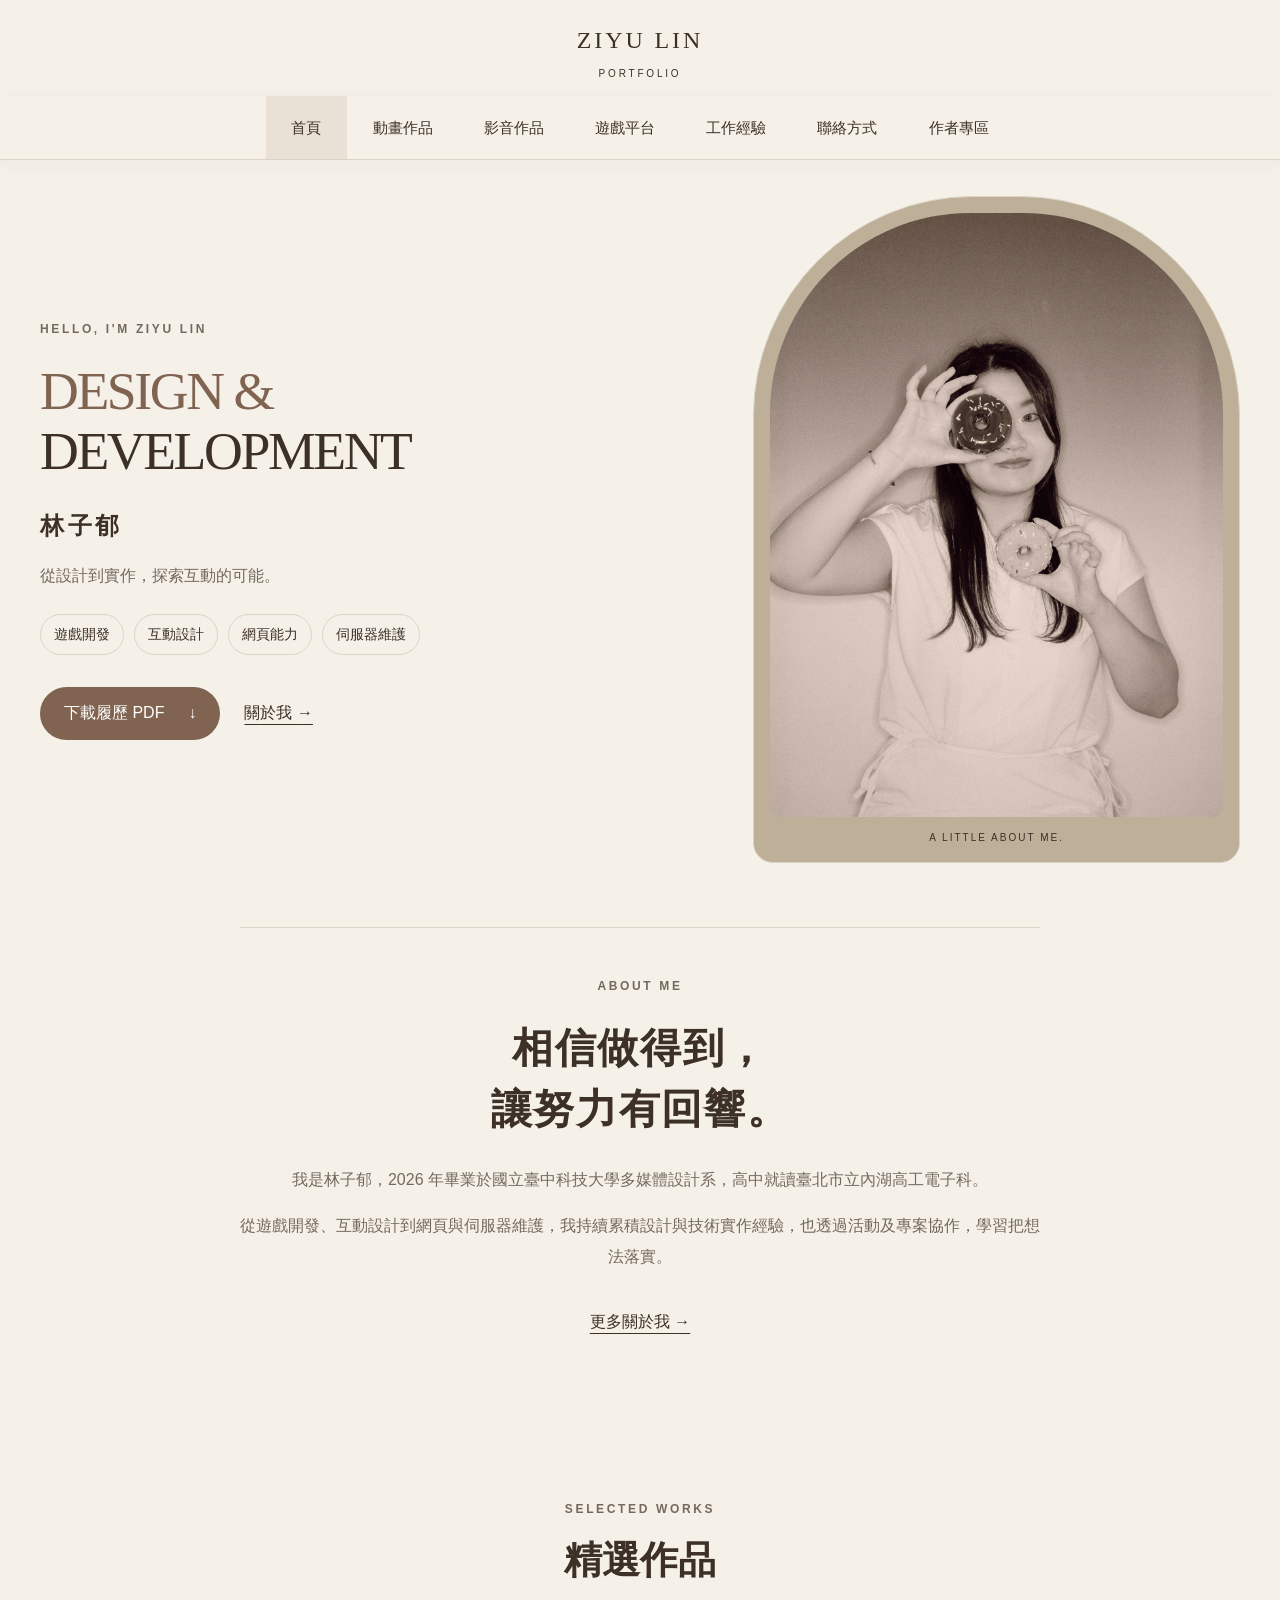
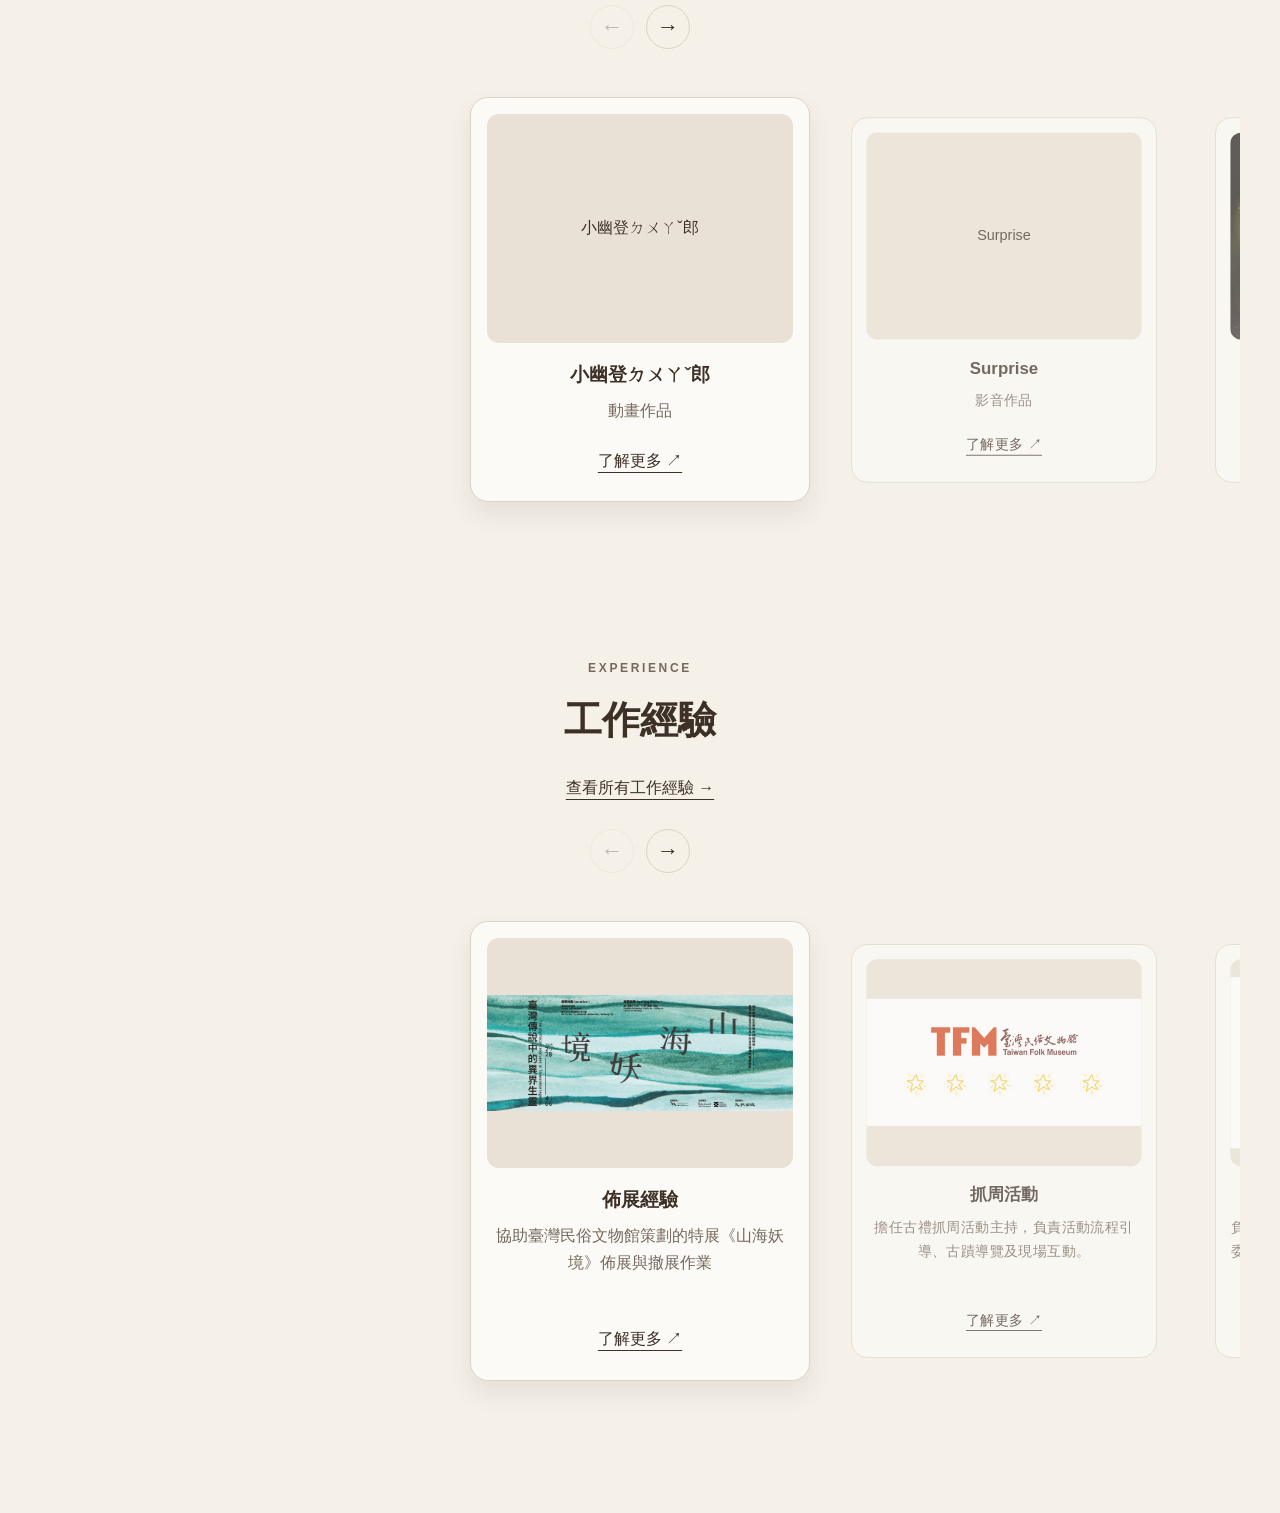
<file: index.html>
<!DOCTYPE html>
<html lang="zh-TW">

<head>
    <meta charset="UTF-8">
    <meta name="viewport" content="width=device-width, initial-scale=1.0">
    <title>My Profile</title>
    <link rel="stylesheet" href="css/common.css">
    <link rel="stylesheet" href="css/index.css">
    <link rel="stylesheet" href="css/responsive.css">
    <link rel="stylesheet" href="css/home-design.css">
    <script src="js/navigation.js" defer></script>
    <link rel="stylesheet" href="css/site-theme.css">
</head>

<body class="home-page">
    <header>

    <!-- 導覽列區塊 --> 
        <p class="home-brand">
            <a href="index.html">ZIYU LIN<span>PORTFOLIO</span></a>
        </p>
        </header>
        <nav>
            <ul>
                <li><a href="index.html">首頁</a></li>
                <li>
                    <a href="animations.html">動畫作品</a>
                    <ul>
                        <li><a href="work.html?id=1">手翻書</a></li>
                        <li><a href="work.html?id=2">平面動畫</a></li>
                        <li><a href="work.html?id=3">光柵動畫</a></li>
                        <li><a href="work.html?id=4">偶動畫</a></li>
                    </ul>
                </li>
                <li>
                    <a href="videos.html">影音作品</a>
                    <ul>
                        <li><a href="work.html?id=5">微電影</a></li>
                        <li><a href="work.html?id=6">紀錄片剪輯</a></li>
                    </ul>
                </li>
                <li>
                    <a href="games.html">遊戲平台</a>
                    <ul>
                        <li><a href="work.html?id=8">2D遊戲｜雨林之戰</a></li>
                        <li><a href="work.html?id=9">2D遊戲｜眾果出征紀</a></li>
                        <li><a href="work.html?id=10">互動裝置遊戲</a></li>
                        <li><a href="work.html?id=7">語音互動遊戲</a></li>
                    </ul>
                </li>
                <li>
                    <a href="experience.html">工作經驗</a>
                    <ul>
                        <li><a href="#">佈展經驗</a></li>
                        <li><a href="#">抓周活動</a></li>
                        <li><a href="#">專案協助</a></li>
                        <li><a href="#">伺服器維運</a></li>
                    </ul>
                </li>
                <li><a href="contact.html">聯絡方式</a></li>
                <li><a href="login.html">作者專區</a></li>
            </ul>
        </nav>



        <main id="mainContent">

        <!-- 首屏 -->
        <section class="home-hero" aria-labelledby="homeTitle">
            <div class="home-hero-copy">
                <p class="home-eyebrow">HELLO, I'M ZIYU LIN</p>
                <h1 id="homeTitle" class="home-title">
                    <span>DESIGN &amp;</span> DEVELOPMENT
                </h1>
                <p class="home-name">林子郁</p>
                <p class="home-lead">從設計到實作，探索互動的可能。</p>
                <ul class="home-skills" aria-label="專長領域">
                    <li>遊戲開發</li>
                    <li>互動設計</li>
                    <li>網頁能力</li>
                    <li>伺服器維護</li>
                </ul>
                <div class="home-actions">
                    <a href="downloads/resume-2026.pdf" download="履歷2026.pdf" class="home-button">下載履歷 PDF <span aria-hidden="true">↓</span></a>
                    <a href="about.html" class="home-text-link">關於我 <span aria-hidden="true">→</span></a>
                </div>
            </div>
            <div class="home-portrait">
                <img src="images/home-portrait.jpg" alt="林子郁手持甜甜圈的個人照"
                     width="2664" height="3552" fetchpriority="high">
                <p class="home-photo-note">A LITTLE ABOUT ME.</p>
            </div>
        </section>

        <!-- 簡單個人介紹 -->
        <section class="home-about" aria-labelledby="homeAboutTitle">
            <div class="home-about-copy">
                <p class="home-eyebrow">ABOUT ME</p>
                <h2 id="homeAboutTitle">相信做得到，<br>讓努力有回響。</h2>
                <p>我是林子郁，2026 年畢業於國立臺中科技大學多媒體設計系，高中就讀臺北市立內湖高工電子科。</p>
                <p>從遊戲開發、互動設計到網頁與伺服器維護，我持續累積設計與技術實作經驗，也透過活動及專案協作，學習把想法落實。</p>
                <a href="about.html" class="home-text-link">更多關於我 <span aria-hidden="true">→</span></a>
            </div>
        </section>



        <section class="home-showcase" id="featuredWorks" aria-labelledby="worksTitle">
            <p class="home-eyebrow">SELECTED WORKS</p>
            <h2 id="worksTitle">精選作品</h2>
            <div class="home-carousel" data-carousel="works">
                <div class="carousel-actions">
                    <button type="button" data-prev aria-label="上一件作品" disabled>←</button>
                    <button type="button" data-next aria-label="下一件作品" disabled>→</button>
                </div>
                <p class="carousel-status" role="status">作品載入中…</p>
                <div class="carousel-track" tabindex="0" role="region" aria-label="精選作品，可左右滑動"></div>
            </div>
        </section>
        <section class="home-showcase" aria-labelledby="experiencesTitle">
            <p class="home-eyebrow">EXPERIENCE</p>
            <h2 id="experiencesTitle">工作經驗</h2>
            <a class="home-text-link" href="experience.html">查看所有工作經驗 →</a>
            <div class="home-carousel" data-carousel="experiences">
                <div class="carousel-actions">
                    <button type="button" data-prev aria-label="上一筆工作經驗" disabled>←</button>
                    <button type="button" data-next aria-label="下一筆工作經驗" disabled>→</button>
                </div>
                <p class="carousel-status" role="status">工作經驗載入中…</p>
                <div class="carousel-track" tabindex="0" role="region" aria-label="工作經驗，可左右滑動"></div>
            </div>
        </section>
        </main>

<script type="module" src="js/main.js"></script>
</body>

</html>
</file>
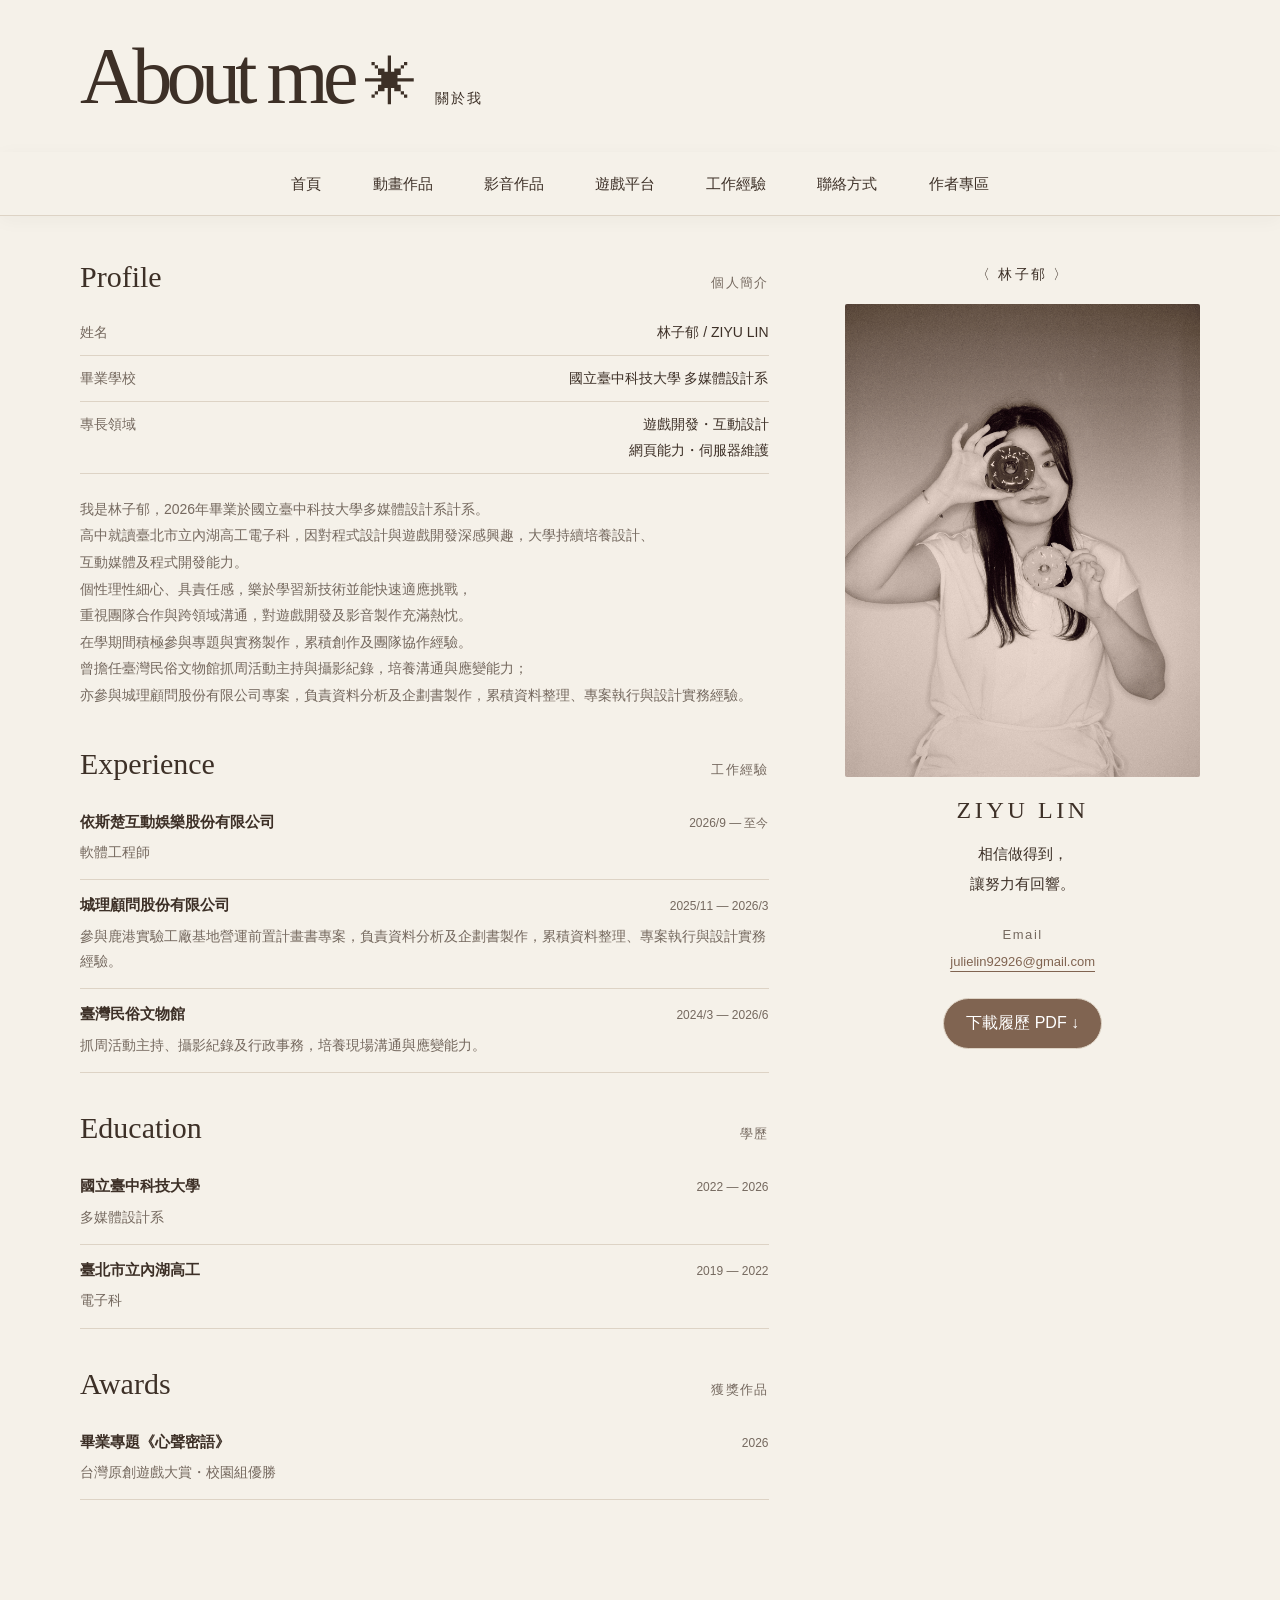
<file: about.html>
<!DOCTYPE html>
<html lang="zh-TW">

<head>
    <meta charset="UTF-8">
    <meta name="viewport" content="width=device-width, initial-scale=1.0">
    <title>About Me | My Profile</title>
    <link rel="stylesheet" href="css/common.css">
    <link rel="stylesheet" href="css/about.css">
    <link rel="stylesheet" href="css/responsive.css">
    <script src="js/navigation.js" defer></script>
    <link rel="stylesheet" href="css/site-theme.css">
</head>

<body class="about-page">
       
<!-- 導覽列區塊 -->  
    <h1 class="about-page-title">About me<span aria-hidden="true">✳</span><small>關於我</small></h1>
    <nav>
            <ul>
                <li><a href="index.html">首頁</a></li>
                <li>
                    <a href="animations.html">動畫作品</a>
                    <ul>
                        <li><a href="work.html?id=1">手翻書</a></li>
                        <li><a href="work.html?id=2">平面動畫</a></li>
                        <li><a href="work.html?id=3">光柵動畫</a></li>
                        <li><a href="work.html?id=4">偶動畫</a></li>
                    </ul>
                </li>
                <li>
                    <a href="videos.html">影音作品</a>
                    <ul>
                        <li><a href="work.html?id=5">微電影</a></li>
                        <li><a href="work.html?id=6">紀錄片剪輯</a></li>
                    </ul>
                </li>
                <li>
                    <a href="games.html">遊戲平台</a>
                    <ul>
                        <li><a href="work.html?id=8">2D遊戲｜雨林之戰</a></li>
                        <li><a href="work.html?id=9">2D遊戲｜眾果出征紀</a></li>
                        <li><a href="work.html?id=10">互動裝置遊戲</a></li>
                        <li><a href="work.html?id=7">語音互動遊戲</a></li>
                    </ul>
                </li>
                <li>
                    <a href="experience.html">工作經驗</a>
                    <ul>
                        <li><a href="#">佈展經驗</a></li>
                        <li><a href="#">抓周活動</a></li>
                        <li><a href="#">專案協助</a></li>
                        <li><a href="#">伺服器維運</a></li>
                    </ul>
                </li>
                <li><a href="contact.html">聯絡方式</a></li>
                <li><a href="login.html">作者專區</a></li>
            </ul>
        </nav>
    


    <!-- 自我介紹區塊 --> 
     <main>
        <section id="about" class="about-sheet" aria-label="個人履歷">
            <div class="about-information">
                <section class="resume-section" aria-labelledby="profileHeading">
                    <h2 id="profileHeading">Profile <span>個人簡介</span></h2>
                    <dl class="profile-facts">
                        <div><dt>姓名</dt><dd>林子郁 / ZIYU LIN</dd></div>
                        <div><dt>畢業學校</dt><dd>國立臺中科技大學 多媒體設計系</dd></div>
                        <div><dt>專長領域</dt><dd>遊戲開發・互動設計<br>網頁能力・伺服器維護</dd></div>
                    </dl>
                    <p class="about-introduction">
                    我是林子郁，2026年畢業於國立臺中科技大學多媒體設計系計系。<br>
                    高中就讀臺北市立內湖高工電子科，因對程式設計與遊戲開發深感興趣，大學持續培養設計、<br>
                    互動媒體及程式開發能力。<br>
                    個性理性細心、具責任感，樂於學習新技術並能快速適應挑戰，<br>
                    重視團隊合作與跨領域溝通，對遊戲開發及影音製作充滿熱忱。<br>
                    在學期間積極參與專題與實務製作，累積創作及團隊協作經驗。<br>
                    曾擔任臺灣民俗文物館抓周活動主持與攝影紀錄，培養溝通與應變能力；<br>
                    亦參與城理顧問股份有限公司專案，負責資料分析及企劃書製作，累積資料整理、專案執行與設計實務經驗。
                    </p>
                </section>
                <section class="resume-section" aria-labelledby="experienceHeading">
                    <h2 id="experienceHeading">Experience <span>工作經驗</span></h2>
                    <article class="resume-entry">
                        <div class="resume-entry-heading"><h3>依斯楚互動娛樂股份有限公司</h3><span class="resume-date">2026/9 — 至今</span></div>
                        <p>軟體工程師</p>
                    </article>
                    <article class="resume-entry">
                        <div class="resume-entry-heading"><h3>城理顧問股份有限公司</h3><span class="resume-date">2025/11 — 2026/3</span></div>
                        <p>參與鹿港實驗工廠基地營運前置計畫書專案，負責資料分析及企劃書製作，累積資料整理、專案執行與設計實務經驗。</p>
                    </article>
                    <article class="resume-entry">
                        <div class="resume-entry-heading"><h3>臺灣民俗文物館</h3><span class="resume-date">2024/3 — 2026/6</span></div>
                        <p>抓周活動主持、攝影紀錄及行政事務，培養現場溝通與應變能力。</p>
                    </article>
                </section>
                <section class="resume-section" aria-labelledby="educationHeading">
                    <h2 id="educationHeading">Education <span>學歷</span></h2>
                    <article class="resume-entry">
                        <div class="resume-entry-heading"><h3>國立臺中科技大學</h3><span class="resume-date">2022 — 2026</span></div>
                        <p>多媒體設計系</p>
                    </article>
                    <article class="resume-entry">
                        <div class="resume-entry-heading"><h3>臺北市立內湖高工</h3><span class="resume-date">2019 — 2022</span></div>
                        <p>電子科</p>
                    </article>
                </section>
                <section class="resume-section" aria-labelledby="awardsHeading">
                    <h2 id="awardsHeading">Awards <span>獲獎作品</span></h2>
                    <article class="resume-entry">
                        <div class="resume-entry-heading"><h3>畢業專題《心聲密語》</h3><span class="resume-date">2026</span></div>
                        <p>台灣原創遊戲大賞・校園組優勝</p>
                    </article>
                </section>
            </div>
            <aside class="about-person" aria-label="個人照片與聯絡方式">
                <p class="about-person-label">〈 林子郁 〉</p>
                <img src="images/home-portrait.jpg" width="2664" height="3552" alt="林子郁手持甜甜圈的個人照">
                <p class="about-person-name">ZIYU LIN</p>
                <p class="about-person-motto">相信做得到，<br>讓努力有回響。</p>
                <div class="about-person-contact"><span>Email</span><a href="mailto:julielin92926@gmail.com">julielin92926@gmail.com</a></div>
                <a href="downloads/resume-2026.pdf" download="履歷2026.pdf" class="button">下載履歷 PDF ↓</a>
            </aside>
        </section>
    </main>

</body>

</html>
</file>
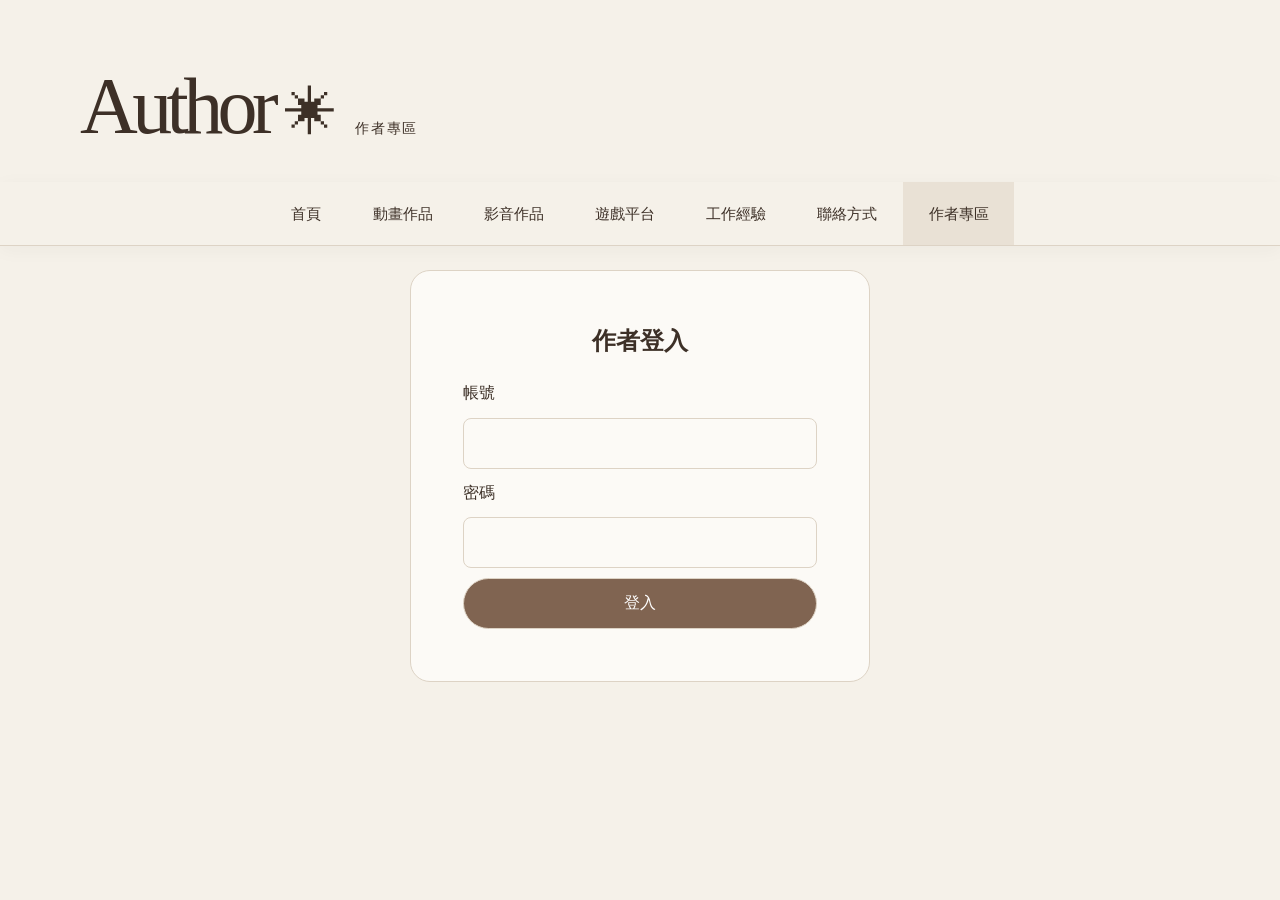
<file: admin-experiences.html>
<!DOCTYPE html>
<html lang="zh-TW">
<head>
    <meta charset="UTF-8">
    <meta name="viewport"
          content="width=device-width, initial-scale=1.0">

    <title>工作經驗管理 | My Profile</title>

    <link rel="stylesheet" href="css/admin-experiences.css">
    <link rel="stylesheet" href="css/site-theme.css">
</head>

<body>
    <main class="experience-admin">
        <h1>工作經驗管理</h1>

        <nav class="admin-links" aria-label="管理頁面">
            <a href="index.html">回首頁</a>
            <a href="admin.html">作品管理</a>
            <a href="admin-experiences.html" aria-current="page">
                工作經驗管理
            </a>
            <button type="button" id="logoutButton">登出</button>
        </nav>

        <p id="authStatus" role="status">
            正在確認登入狀態…
        </p>

        <fieldset id="managementFields" disabled>
            <legend>管理工作經驗</legend>

            <section aria-labelledby="editorHeading">
                <h2 id="editorHeading">新增工作經驗</h2>

                <p id="editingHint">
                    儲存後會建立一筆新的工作經驗。
                </p>

                <form id="experienceForm">
                    <label for="title">標題</label>
                    <input
                        id="title"
                        name="title"
                        maxlength="100"
                        placeholder="例如：佈展經驗"
                        required
                    >

                    <label for="summary">小卡摘要</label>
                    <textarea
                        id="summary"
                        name="summary"
                        rows="3"
                        maxlength="300"
                        placeholder="簡短介紹，會顯示在工作經驗總覽小卡"
                    ></textarea>

                    <label for="company">公司／單位名稱</label>
                    <input
                        id="company"
                        name="company"
                        maxlength="100"
                        placeholder="例如：臺灣民俗文物館"
                    >

                    <label for="role">職務或負責角色</label>
                    <input
                        id="role"
                        name="role"
                        maxlength="100"
                        placeholder="例如：活動主持、展場協助"
                    >

                    <label for="period">工作期間</label>
                    <input
                        id="period"
                        name="period"
                        maxlength="100"
                        placeholder="例如：2025 年，或 2025.03－2025.06"
                    >

                    <label for="workContent">工作內容</label>
                    <textarea
                        id="workContent"
                        name="workContent"
                        rows="7"
                        maxlength="10000"
                        placeholder="描述你實際負責的工作"
                        required
                    ></textarea>

                    <label for="introductionHeading">介紹區塊標題</label>
                    <select
                        id="introductionHeading"
                        name="introductionHeading"
                        required
                    >
                        <option value="展覽介紹">展覽介紹</option>
                        <option value="活動介紹">活動介紹</option>
                        <option value="專案內容">專案內容</option>
                        <option value="工作介紹">工作介紹</option>
                    </select>

                    <label for="introduction">介紹內容</label>
                    <textarea
                        id="introduction"
                        name="introduction"
                        rows="7"
                        maxlength="10000"
                        placeholder="介紹展覽、活動或專案本身"
                        required
                    ></textarea>

                    <label for="sortOrder">排序數字</label>
                    <input
                        id="sortOrder"
                        name="sortOrder"
                        type="number"
                        min="0"
                        max="100000"
                        step="1"
                        value="10"
                        required
                    >

                    <p class="hint">數字越小，越前面顯示。</p>

                    <div class="actions">
                        <button type="submit" id="saveButton"
                                class="primary-button">
                            新增工作經驗
                        </button>

                        <button type="button" id="newButton">
                            清空並新增另一筆
                        </button>
                    </div>
                </form>
            </section>
            
            <section aria-labelledby="imagesHeading">
                <h2 id="imagesHeading">工作照片與 Logo</h2>

                <p id="imageHint">
                    請先儲存工作經驗，或從清單選擇一筆資料編輯。
                </p>

                <button type="button" id="reloadImagesButton" disabled>
                    重新載入圖片
                </button>

                <fieldset id="experienceImageFields" disabled>
                    <legend>圖片管理</legend>

                    <form id="experienceImageForm">
                        <label for="imageKind">圖片用途</label>

                        <select id="imageKind">
                            <option value="cover">主相片／小卡封面</option>
                            <option value="company-logo">公司 Logo</option>
                            <option value="activity-logo">活動 Logo</option>
                            <option value="work-1">工作內容照片 1</option>
                            <option value="work-2">工作內容照片 2</option>
                            <option value="work-3">工作內容照片 3</option>
                            <option value="review">好評截圖</option>
                        </select>

                        <label for="experienceImageFile">選擇圖片</label>
                        <input
                            id="experienceImageFile"
                            type="file"
                            accept="image/png,image/jpeg,image/webp"
                            required
                        >

                        <label for="imageCaption">圖片說明（選填）</label>
                        <input
                            id="imageCaption"
                            maxlength="200"
                            placeholder="例如：展場設備安裝紀錄"
                        >

                        <p class="hint">
                            每次上傳一張，每張上限 10 MB。
                            主相片、Logo 與工作照片會替換相同位置的舊圖；
                            好評截圖則逐張新增。
                        </p>

                        <button type="submit" class="primary-button">
                            上傳圖片
                        </button>
                    </form>

                    <p class="hint">
                        圖片上傳與移除會立即儲存，
                        不需要再按上方的「儲存修改」。
                    </p>

                    <div id="experienceImages" class="experience-image-grid"></div>
                </fieldset>

                <p id="imageStatus" role="status" aria-live="polite"></p>
            </section>

            <section aria-labelledby="listHeading">
                <h2 id="listHeading">已新增的工作經驗</h2>

                <button type="button" id="reloadButton">
                    重新整理清單
                </button>

                <p id="listStatus" role="status"></p>

                <ul id="experienceList" class="experience-list"></ul>
            </section>
        </fieldset>

        <p id="operationStatus" role="status" aria-live="polite"></p>
    </main>

    <dialog
        id="confirmDialog"
        aria-labelledby="confirmTitle"
        aria-describedby="confirmMessage"
    >
        <h2 id="confirmTitle">確認操作</h2>

        <p id="confirmMessage"></p>

        <form method="dialog" class="actions">
            <button value="cancel" autofocus>取消</button>
            <button value="confirm" class="primary-button">
                確認
            </button>
        </form>
    </dialog>

    <script type="module" src="js/admin-experiences.js"></script>
</body>
</html>
</file>
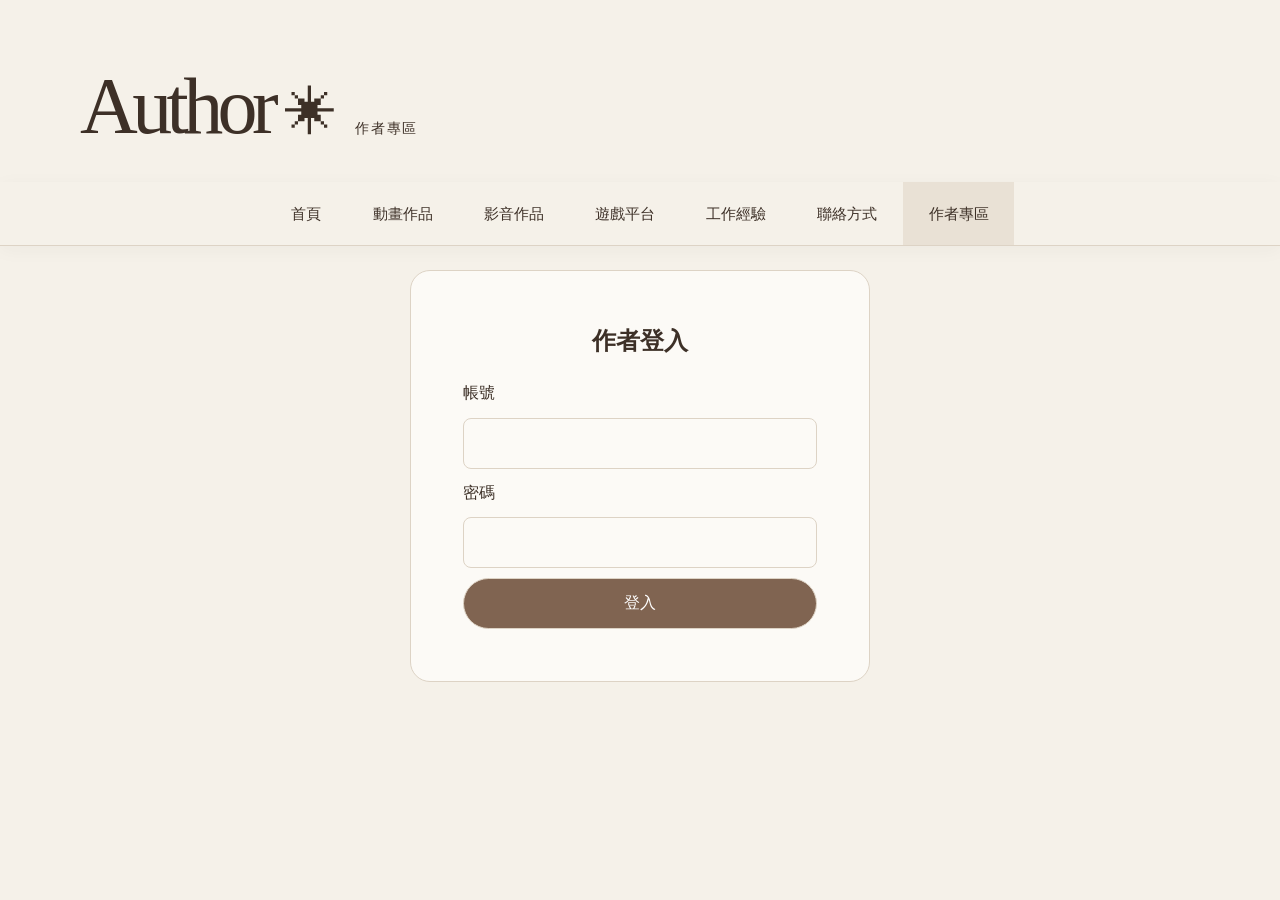
<file: admin.html>
<!DOCTYPE html>
<html lang="zh-TW">
<head>
    <meta charset="UTF-8">
    <meta name="viewport"
          content="width=device-width, initial-scale=1.0">

    <title>作品管理 | My Profile</title>

    <link rel="stylesheet" href="css/common.css">
    <link rel="stylesheet" href="css/admin.css">
    <link rel="stylesheet" href="css/responsive.css">
    <link rel="stylesheet" href="css/site-theme.css">
</head>

<body>
    <main>
        <section class="admin">
            <h1>新增作品</h1>

            <p id="authStatus" role="status">正在確認登入狀態…</p>

            <div class="admin-actions">
                <a href="index.html">回首頁</a>
                <a href="admin-experiences.html">工作經驗管理</a>
                <button type="button" id="logoutButton">登出</button>
            </div>

            <form id="workForm">
                <fieldset id="workFields" disabled>
                    <legend>作品資料</legend>

                    <label for="title">作品名稱</label>
                    <input id="title" maxlength="120" required>

                    <label for="description">作品介紹</label>
                    <textarea id="description" rows="6" maxlength="10000"
                        placeholder="介紹作品的故事、創作理念、使用工具或你的負責內容"></textarea>

                    <!-- ==================== 作品精華畫面 ==================== -->

                    <fieldset id="workImageFields">
                        <legend>作品精華畫面</legend>
                        <label for="workImages">
                            上傳作品精華畫面
                        </label>
                        <input
                            id="workImages"
                            type="file"
                            accept="image/png,image/jpeg,image/webp"
                            multiple
                        >
                        <p class="field-hint">
                            可一次選擇多張圖片，適用於動畫、影音及遊戲作品。
                        </p>
                    </fieldset>

                    <label for="category">作品分類</label>
                    <select id="category" required>
                        <option value="animation">動畫作品</option>
                        <option value="video">影音作品</option>
                        <option value="game">遊戲作品</option>
                    </select>

                    <fieldset id="videoFields">
                        <legend id="videoFieldsTitle">動畫影片資料</legend>

                        <label for="youtubeSrc">YouTube 嵌入式 src 網址</label>
                        <input
                            id="youtubeSrc"
                            type="url"
                            maxlength="2000"
                            placeholder="https://www.youtube.com/embed/CC11UbcK9qM"
                        >

                        <p class="field-hint">
                            動畫與影音皆請貼上 YouTube iframe 的 src 引號內網址，不需要貼整段 iframe。
                        </p>
                    </fieldset>

                    <fieldset id="gameFields" hidden disabled>
                        <legend>遊戲資料</legend>

                        <label for="imageUrl">封面圖片</label>
                        <input
                            id="imageUrl"
                            maxlength="1000"
                            placeholder="images/圖片名稱.png 或 HTTPS 圖片網址"
                        >

                        <label for="genre">遊戲類型</label>
                        <input
                            id="genre"
                            maxlength="80"
                            placeholder="例如 2D Web Game"
                        >

                        <label for="year">年份</label>
                        <input
                            id="year"
                            type="number"
                            min="1900"
                            max="2100"
                            step="1"
                        >

                        <label for="externalUrl">試玩、下載或閱覽網址</label>
                        <input
                            id="externalUrl"
                            type="url"
                            maxlength="2000"
                            placeholder="https://..."
                        >

                        <label for="buttonText">按鈕文字</label>
                        <input
                            id="buttonText"
                            maxlength="40"
                            placeholder="例如 前往試玩"
                        >
                    </fieldset>

                    <label for="sortOrder">排序數字</label>
                    <input
                        id="sortOrder"
                        type="number"
                        min="0"
                        max="2147483647"
                        step="1"
                        value="10"
                        required
                    >

                    <p class="field-hint">數字越小，越前面顯示。</p>

                    <button type="submit" id="saveButton">
                        儲存作品
                    </button>
                </fieldset>
            </form>

            <p id="saveStatus" role="status"></p>
            <div id="manageWorks" hidden>
                <h2 id="worksHeading" tabindex="-1">已新增的作品</h2>

                <button type="button" id="reloadWorksButton">
                    重新整理清單
                </button>

                <p id="manageStatus" role="status"></p>

                <ul id="adminWorksList" class="admin-work-list"></ul>
            </div>
        </section>
    </main>

    <dialog
        id="deleteDialog"
        aria-labelledby="deleteDialogTitle"
        aria-describedby="deleteDialogMessage"
    >
        <h2 id="deleteDialogTitle">確認刪除作品</h2>

        <p id="deleteDialogMessage"></p>

        <p class="delete-note">
            刪除後無法從網頁復原，確定要繼續嗎？
        </p>

        <p id="deleteError" role="alert"></p>

        <div class="dialog-actions">
            <button type="button" id="cancelDeleteButton" autofocus>
                取消
            </button>

            <button
                type="button"
                id="confirmDeleteButton"
                class="confirm-delete-button"
            >
                確認
            </button>
        </div>
    </dialog>
    <dialog id="descriptionDialog" aria-labelledby="descriptionDialogTitle">
        <form id="descriptionForm">
            <h2 id="descriptionDialogTitle">編輯作品介紹與精華畫面</h2>
            <p id="descriptionWorkTitle"></p>
            <label for="editDescription">作品介紹</label>
            <textarea id="editDescription" rows="10" maxlength="10000"></textarea>
            <fieldset id="editImagesFields">
                <legend>作品精華畫面</legend>

                <div id="existingWorkImages" class="image-editor-list"></div>

                <label for="editWorkImages">追加精華圖片</label>
                <input
                    id="editWorkImages"
                    type="file"
                    accept="image/png,image/jpeg,image/webp"
                    multiple
                >

                <button type="button" id="uploadWorkImagesButton">
                    上傳所選圖片
                </button>

                <p class="field-hint">
                    每張上限 10 MB。圖片上傳、移除會立即儲存，
                    不受下方介紹文字的取消按鈕影響。
                </p>

                <p id="editImagesStatus" role="status"></p>
            </fieldset>
            <p id="descriptionError" role="alert"></p>
            <div class="dialog-actions">
                <button type="button" id="cancelDescription">取消</button>
                <button type="submit" id="saveDescription" class="confirm-delete-button">儲存</button>
            </div>
        </form>
    </dialog>
    <script type="module" src="js/admin.js"></script>
</body>
</html>
</file>
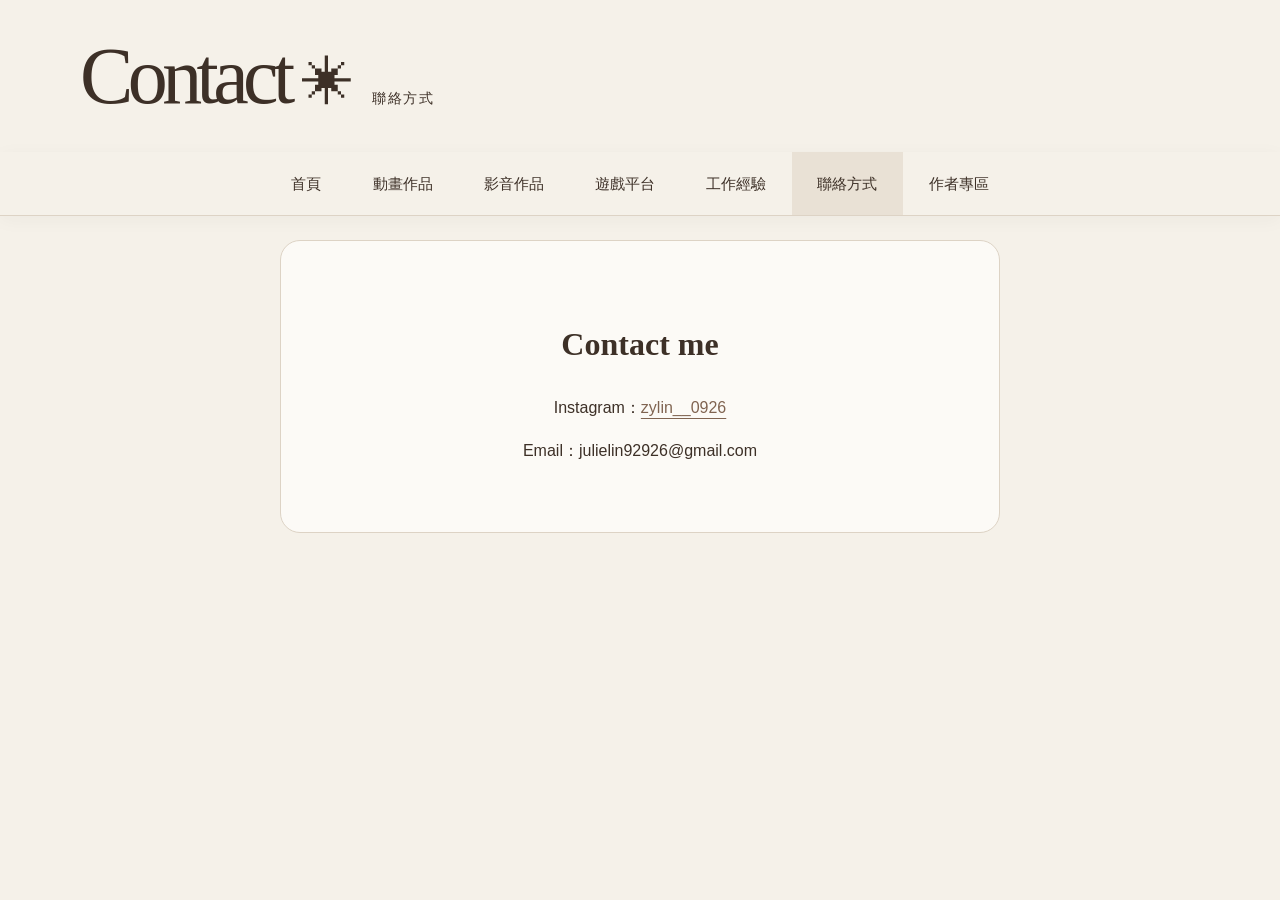
<file: contact.html>
<!DOCTYPE html>
<html lang="zh-TW">

<head>
    <meta charset="UTF-8">
    <meta name="viewport" content="width=device-width, initial-scale=1.0">
    <title>Contact | My Profile</title>
    <link rel="stylesheet" href="css/common.css">
    <link rel="stylesheet" href="css/contact.css">
    <link rel="stylesheet" href="css/responsive.css">
    <script src="js/navigation.js" defer></script>
    <link rel="stylesheet" href="css/site-theme.css">
</head>

<body>
     
<!-- 導覽列區塊 -->  
    <h1 class="page-heading">Contact<span aria-hidden="true">✳</span><small>聯絡方式</small></h1>
        <nav>
            <ul>
                <li><a href="index.html">首頁</a></li>
                <li>
                    <a href="animations.html">動畫作品</a>
                    <ul>
                        <li><a href="work.html?id=1">手翻書</a></li>
                        <li><a href="work.html?id=2">平面動畫</a></li>
                        <li><a href="work.html?id=3">光柵動畫</a></li>
                        <li><a href="work.html?id=4">偶動畫</a></li>
                    </ul>
                </li>
                <li>
                    <a href="videos.html">影音作品</a>
                    <ul>
                        <li><a href="work.html?id=5">微電影</a></li>
                        <li><a href="work.html?id=6">紀錄片剪輯</a></li>
                    </ul>
                </li>
                <li>
                    <a href="games.html">遊戲平台</a>
                    <ul>
                        <li><a href="work.html?id=8">2D遊戲｜雨林之戰</a></li>
                        <li><a href="work.html?id=9">2D遊戲｜眾果出征紀</a></li>
                        <li><a href="work.html?id=10">互動裝置遊戲</a></li>
                        <li><a href="work.html?id=7">語音互動遊戲</a></li>
                    </ul>
                </li>
                <li>
                    <a href="experience.html">工作經驗</a>
                    <ul>
                        <li><a href="#">佈展經驗</a></li>
                        <li><a href="#">抓周活動</a></li>
                        <li><a href="#">專案協助</a></li>
                        <li><a href="#">伺服器維運</a></li>
                    </ul>
                </li>
                <li><a href="contact.html">聯絡方式</a></li>
                <li><a href="login.html">作者專區</a></li>
            </ul>
        </nav>


<!-- 聯絡資訊區塊 -->  
        <main>
            <section class="contact-info">
                <h2>Contact me</h2>
                <p>Instagram：<a href="https://www.instagram.com/zylin__0926?stkn=bHdnbHFwamttOWVm&utm_source=qr">zylin__0926</a></p>
                <p>Email：julielin92926@gmail.com</p>
            </section>
        </main>

</body>

</html>
</file>
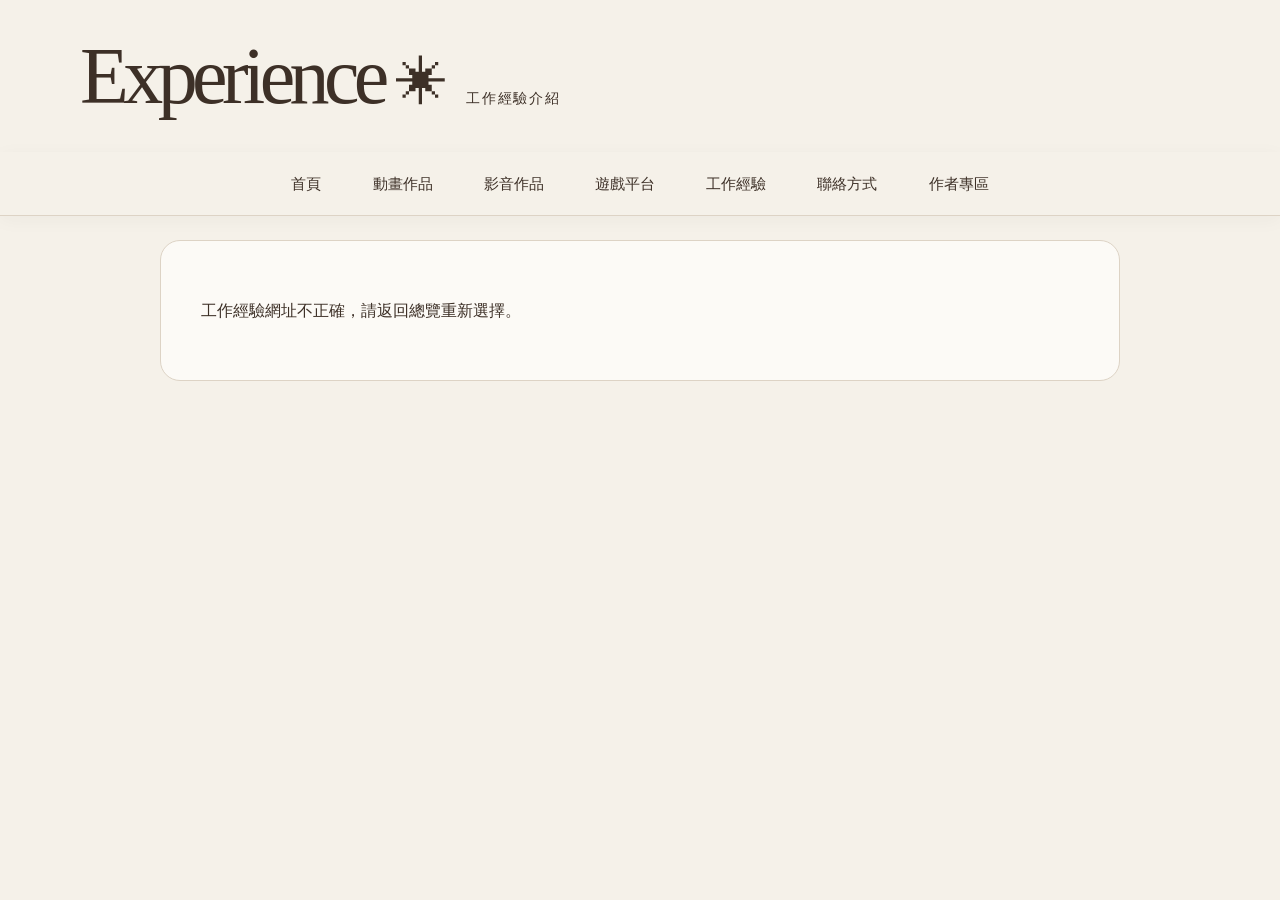
<file: experience-detail.html>
<!DOCTYPE html>
<html lang="zh-TW">

<head>
    <meta charset="UTF-8">
    <meta name="viewport" content="width=device-width, initial-scale=1.0">
    <title>工作經驗介紹 | My Profile</title>
    <link rel="stylesheet" href="css/common.css">
    <link rel="stylesheet" href="css/experience.css">
    <link rel="stylesheet" href="css/responsive.css">
    <script src="js/navigation.js" defer></script>
    <link rel="stylesheet" href="css/site-theme.css">
</head>

<body>
<h1 class="page-heading">Experience<span aria-hidden="true">✳</span><small>工作經驗介紹</small></h1>

<!-- 導覽列區塊 --> 
        <nav>
            <ul>
                <li><a href="index.html">首頁</a></li>
                <li>
                    <a href="animations.html">動畫作品</a>
                    <ul>
                        <li><a href="work.html?id=1">手翻書</a></li>
                        <li><a href="work.html?id=2">平面動畫</a></li>
                        <li><a href="work.html?id=3">光柵動畫</a></li>
                        <li><a href="work.html?id=4">偶動畫</a></li>
                    </ul>
                </li>
                <li>
                    <a href="videos.html">影音作品</a>
                    <ul>
                        <li><a href="work.html?id=5">微電影</a></li>
                        <li><a href="work.html?id=6">紀錄片剪輯</a></li>
                    </ul>
                </li>
                <li>
                    <a href="games.html">遊戲平台</a>
                    <ul>
                        <li><a href="work.html?id=8">2D遊戲｜雨林之戰</a></li>
                        <li><a href="work.html?id=9">2D遊戲｜眾果出征紀</a></li>
                        <li><a href="work.html?id=10">互動裝置遊戲</a></li>
                        <li><a href="work.html?id=7">語音互動遊戲</a></li>
                    </ul>
                </li>
                <li>
                    <a href="experience.html">工作經驗</a>
                    <ul>
                        <li><a href="#">佈展經驗</a></li>
                        <li><a href="#">抓周活動</a></li>
                        <li><a href="#">專案協助</a></li>
                        <li><a href="#">伺服器維運</a></li>
                    </ul>
                </li>
                <li><a href="contact.html">聯絡方式</a></li>
                <li><a href="login.html">作者專區</a></li>
            </ul>
        </nav>

        <main class="experience-page experience-detail">

            <p id="experienceDetailStatus" role="status">
                工作經驗載入中…
            </p>

            <article id="experienceDetail" hidden>
                <h2 id="experienceTitle"></h2>

                <p id="experienceMeta" class="experience-meta"></p>

                <div id="experienceCover" class="experience-cover"></div>

                <div id="experienceLogos" class="experience-logos"></div>

                <section>
                    <h3>工作內容</h3>
                    <p id="experienceWorkContent"
                    class="experience-text"></p>
                </section>

                <section>
                    <h3 id="experienceIntroductionHeading"></h3>
                    <p id="experienceIntroduction"
                    class="experience-text"></p>
                </section>

                <section id="experiencePhotosSection" hidden>
                    <h3>工作紀錄</h3>
                    <div id="experiencePhotos"
                        class="experience-photo-grid"></div>
                </section>

                <section id="experienceReviewsSection" hidden>
                    <h3>活動好評</h3>
                    <div id="experienceReviews"
                        class="experience-review-grid"></div>
                </section>
            </article>
        </main>

        <script type="module" src="js/experience-detail.js"></script>

</body>

</html>
</file>
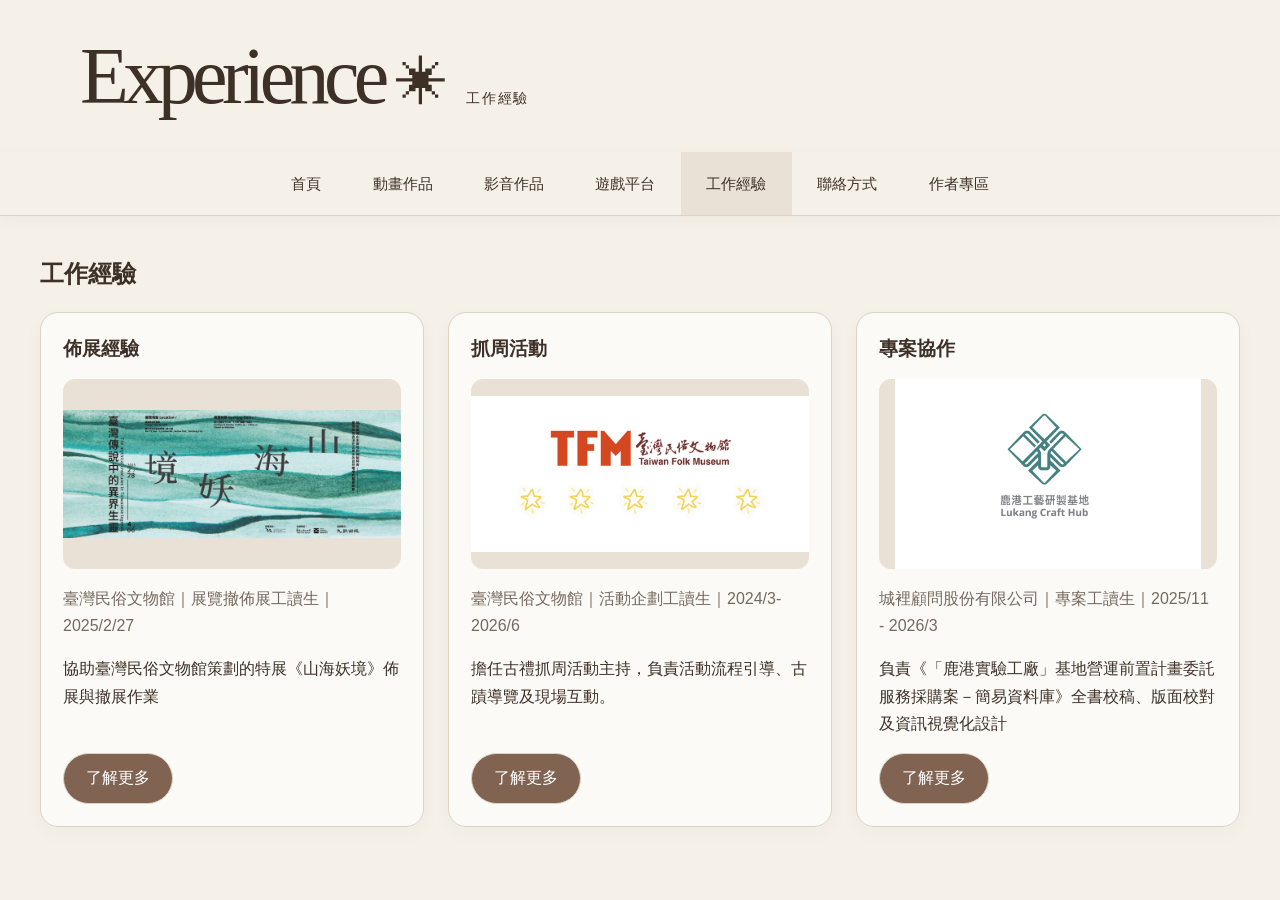
<file: experience.html>
<!DOCTYPE html>
<html lang="zh-TW">

<head>
    <meta charset="UTF-8">
    <meta name="viewport" content="width=device-width, initial-scale=1.0">
    <title>Experience | My Profile</title>
    <link rel="stylesheet" href="css/common.css">
    <link rel="stylesheet" href="css/experience.css">
    <link rel="stylesheet" href="css/responsive.css">
    <script src="js/navigation.js" defer></script>
    <link rel="stylesheet" href="css/site-theme.css">
</head>

<body>

<!-- 導覽列區塊 --> 
        <h1 class="page-heading">Experience<span aria-hidden="true">✳</span><small>工作經驗</small></h1>
        <nav>
            <ul>
                <li><a href="index.html">首頁</a></li>
                <li>
                    <a href="animations.html">動畫作品</a>
                    <ul>
                        <li><a href="work.html?id=1">手翻書</a></li>
                        <li><a href="work.html?id=2">平面動畫</a></li>
                        <li><a href="work.html?id=3">光柵動畫</a></li>
                        <li><a href="work.html?id=4">偶動畫</a></li>
                    </ul>
                </li>
                <li>
                    <a href="videos.html">影音作品</a>
                    <ul>
                        <li><a href="work.html?id=5">微電影</a></li>
                        <li><a href="work.html?id=6">紀錄片剪輯</a></li>
                    </ul>
                </li>
                <li>
                    <a href="games.html">遊戲平台</a>
                    <ul>
                        <li><a href="work.html?id=8">2D遊戲｜雨林之戰</a></li>
                        <li><a href="work.html?id=9">2D遊戲｜眾果出征紀</a></li>
                        <li><a href="work.html?id=10">互動裝置遊戲</a></li>
                        <li><a href="work.html?id=7">語音互動遊戲</a></li>
                    </ul>
                </li>
                <li>
                    <a href="experience.html">工作經驗</a>
                    <ul>
                        <li><a href="#">佈展經驗</a></li>
                        <li><a href="#">抓周活動</a></li>
                        <li><a href="#">專案協助</a></li>
                        <li><a href="#">伺服器維運</a></li>
                    </ul>
                </li>
                <li><a href="contact.html">聯絡方式</a></li>
                <li><a href="login.html">作者專區</a></li>
            </ul>
        </nav>

        <main class="experience-page">
            <h2>工作經驗</h2>

            <p id="experienceStatus" role="status">
                工作經驗載入中…
            </p>

            <div id="experienceGrid" class="experience-grid"></div>
        </main>

        <script type="module" src="js/experiences.js"></script>

</body>

</html>
</file>
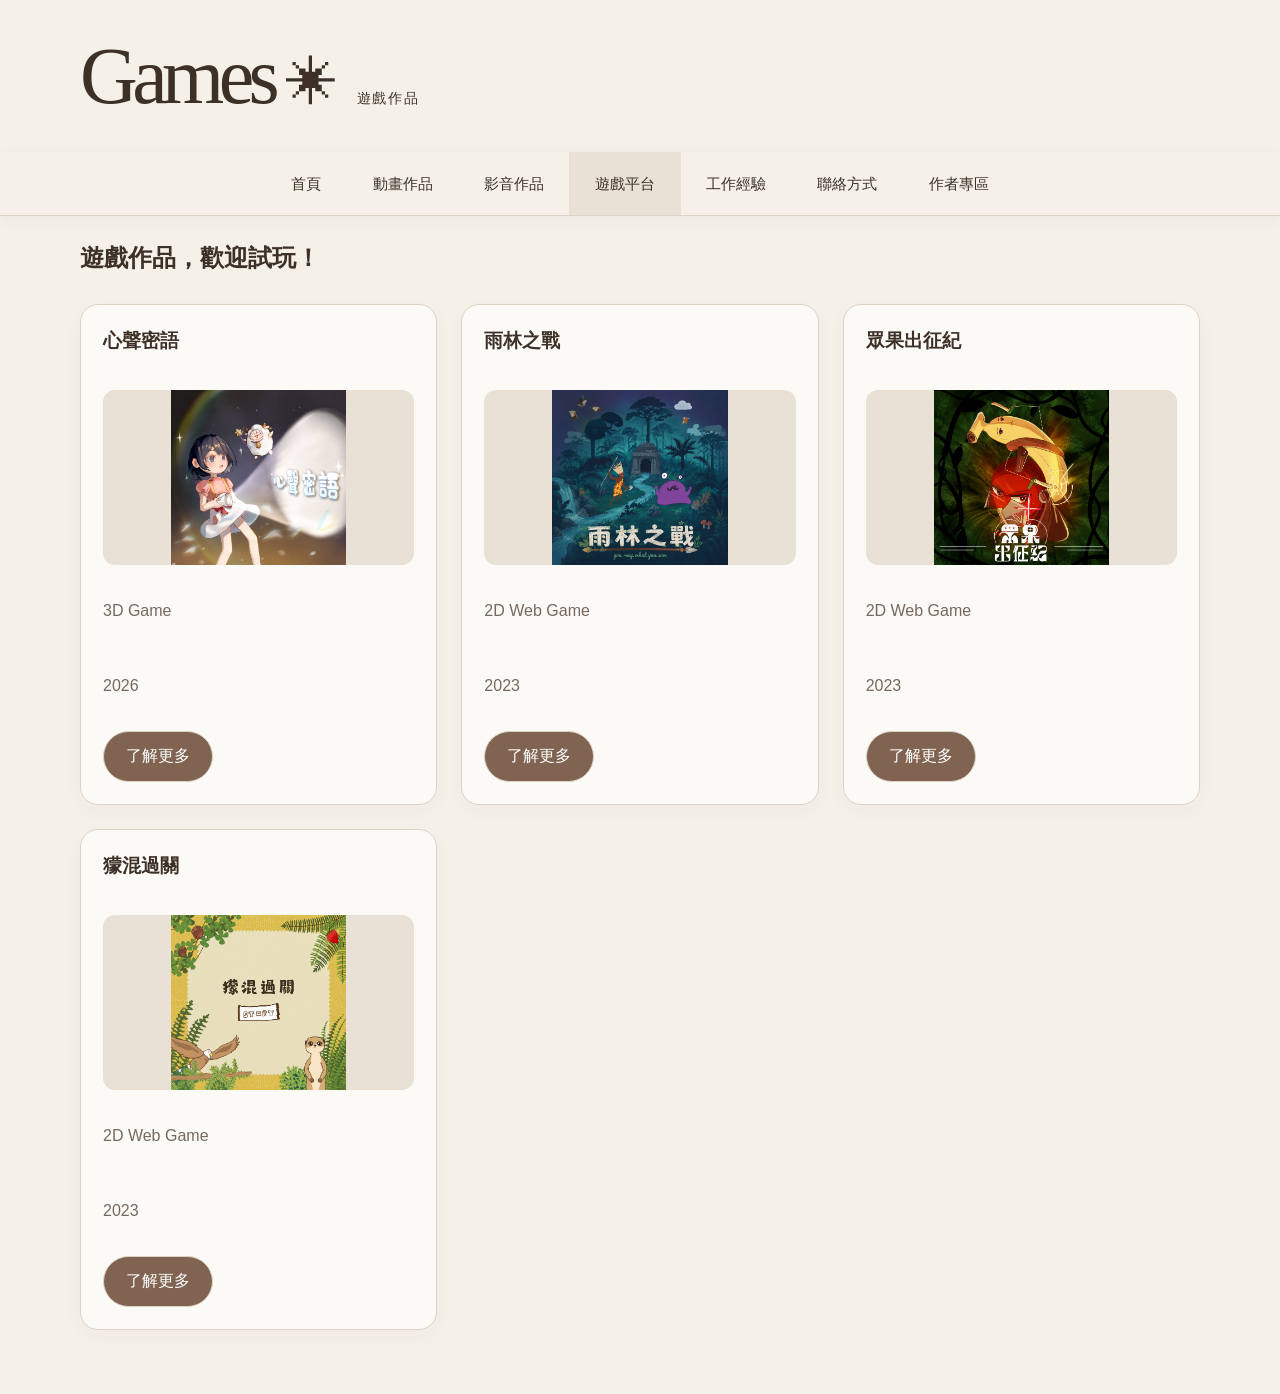
<file: games.html>
<!DOCTYPE html>
<html lang="zh-TW">

<head>
    <meta charset="UTF-8">
    <meta name="viewport" content="width=device-width, initial-scale=1.0">
    <title>Games | My Profile</title>
    <link rel="stylesheet" href="css/common.css">
    <link rel="stylesheet" href="css/games.css">
    <link rel="stylesheet" href="css/works.css">
    <link rel="stylesheet" href="css/responsive.css">
    <script src="js/navigation.js" defer></script>
    <link rel="stylesheet" href="css/site-theme.css">
</head>

<body>

<!-- 導覽列區塊 -->   
    <h1 class="page-heading">Games<span aria-hidden="true">✳</span><small>遊戲作品</small></h1>
        <nav>
            <ul>
                <li><a href="index.html">首頁</a></li>
                <li>
                    <a href="animations.html">動畫作品</a>
                    <ul>
                        <li><a href="work.html?id=1">手翻書</a></li>
                        <li><a href="work.html?id=2">平面動畫</a></li>
                        <li><a href="work.html?id=3">光柵動畫</a></li>
                        <li><a href="work.html?id=4">偶動畫</a></li>
                    </ul>
                </li>
                <li>
                    <a href="videos.html">影音作品</a>
                    <ul>
                        <li><a href="work.html?id=5">微電影</a></li>
                        <li><a href="work.html?id=6">紀錄片剪輯</a></li>
                    </ul>
                </li>
                <li>
                    <a href="games.html">遊戲平台</a>
                    <ul>
                        <li><a href="work.html?id=8">2D遊戲｜雨林之戰</a></li>
                        <li><a href="work.html?id=9">2D遊戲｜眾果出征紀</a></li>
                        <li><a href="work.html?id=10">互動裝置遊戲</a></li>
                        <li><a href="work.html?id=7">語音互動遊戲</a></li>
                    </ul>
                </li>
                <li>
                    <a href="experience.html">工作經驗</a>
                    <ul>
                        <li><a href="#">佈展經驗</a></li>
                        <li><a href="#">抓周活動</a></li>
                        <li><a href="#">專案協助</a></li>
                        <li><a href="#">伺服器維運</a></li>
                    </ul>
                </li>
                <li><a href="contact.html">聯絡方式</a></li>
                <li><a href="login.html">作者專區</a></li>
            </ul>
        </nav>

    
<!-- 遊戲作品區塊 -->
    <main>
        <section class="works-section">
            <h2>遊戲作品，歡迎試玩！</h2>

            <p id="worksStatus" role="status">作品載入中…</p>

            <div
                id="worksList"
                class="works-grid"
                data-category="game"
            ></div>
        </section>
    </main>

    <script type="module" src="js/works.js"></script>
    
</body>

</html>
</file>
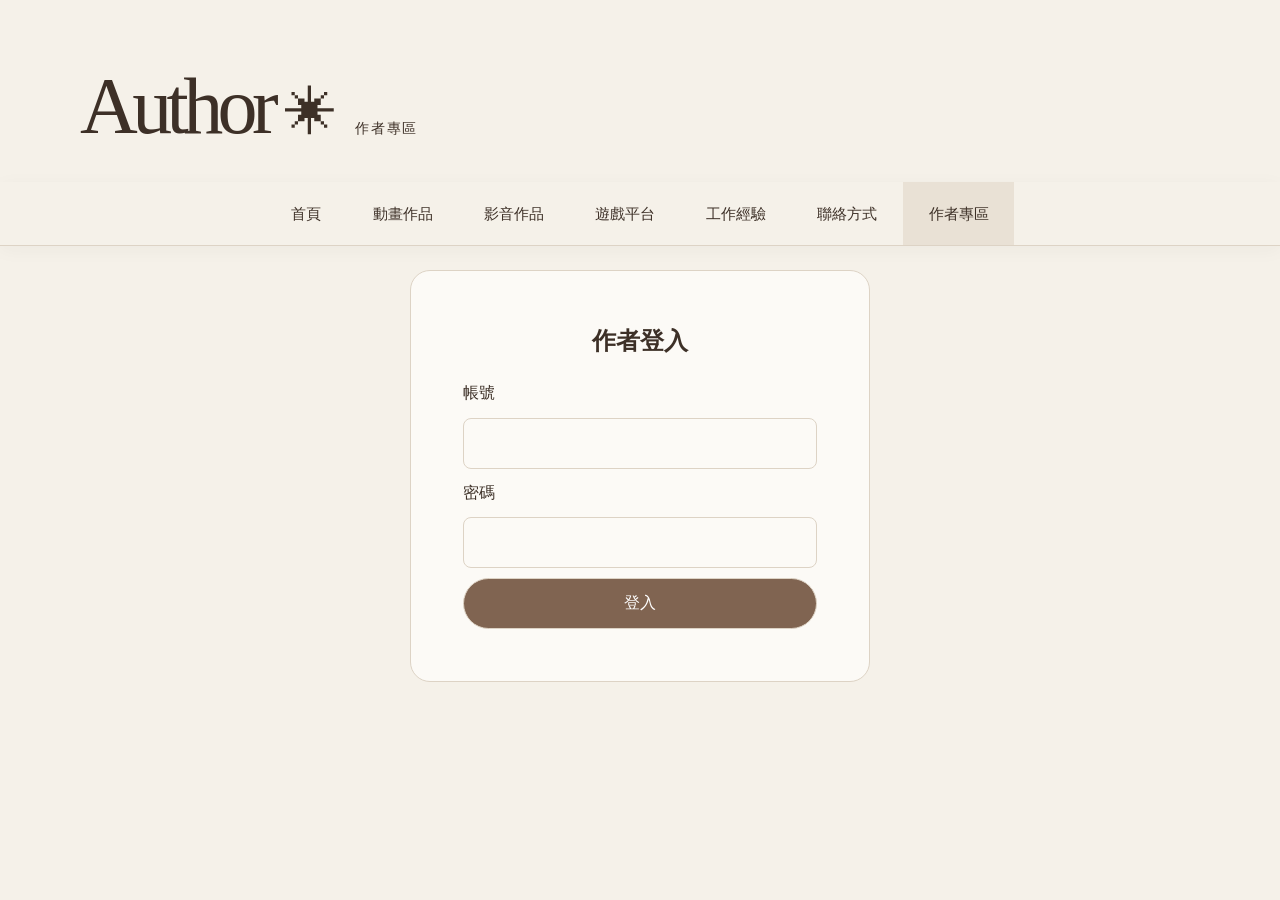
<file: login.html>
<!DOCTYPE html>
<html lang="zh-TW">

<head>
    <meta charset="UTF-8">
    <meta name="viewport" content="width=device-width, initial-scale=1.0">

    <title>作者登入 | My Profile</title>

    <link rel="stylesheet" href="css/common.css">
    <link rel="stylesheet" href="css/login.css">
    <link rel="stylesheet" href="css/responsive.css">
    <script src="js/navigation.js" defer></script>
    <link rel="stylesheet" href="css/site-theme.css">
</head>

<body>

    <header>

         <!-- 導覽列區塊 --> 
        <h1 class="page-heading">Author<span aria-hidden="true">✳</span><small>作者專區</small></h1>
        </header>
        <nav>
            <ul>
                <li><a href="index.html">首頁</a></li>
                <li>
                    <a href="animations.html">動畫作品</a>
                    <ul>
                        <li><a href="work.html?id=1">手翻書</a></li>
                        <li><a href="work.html?id=2">平面動畫</a></li>
                        <li><a href="work.html?id=3">光柵動畫</a></li>
                        <li><a href="work.html?id=4">偶動畫</a></li>
                    </ul>
                </li>
                <li>
                    <a href="videos.html">影音作品</a>
                    <ul>
                        <li><a href="work.html?id=5">微電影</a></li>
                        <li><a href="work.html?id=6">紀錄片剪輯</a></li>
                    </ul>
                </li>
                <li>
                    <a href="games.html">遊戲平台</a>
                    <ul>
                        <li><a href="work.html?id=8">2D遊戲｜雨林之戰</a></li>
                        <li><a href="work.html?id=9">2D遊戲｜眾果出征紀</a></li>
                        <li><a href="work.html?id=10">互動裝置遊戲</a></li>
                        <li><a href="work.html?id=7">語音互動遊戲</a></li>
                    </ul>
                </li>
                <li>
                    <a href="experience.html">工作經驗</a>
                    <ul>
                        <li><a href="#">佈展經驗</a></li>
                        <li><a href="#">抓周活動</a></li>
                        <li><a href="#">專案協助</a></li>
                        <li><a href="#">伺服器維運</a></li>
                    </ul>
                </li>
                <li><a href="contact.html">聯絡方式</a></li>
                <li><a href="login.html">作者專區</a></li>
            </ul>
        </nav>



    <main>

        <!-- 登入表單 -->
        <section class="login">
            <h2>作者登入</h2>
            <form id="loginForm">
                <label for="account">帳號</label>
                <input
                    type="text"
                    id="account"
                    name="account"
                    autocomplete="username"
                    enterkeyhint="next"
                    required
                >

                <label for="password">密碼</label>
                <input
                    type="password"
                    id="password"
                    name="password"
                    autocomplete="current-password"
                    enterkeyhint="go"
                    required
                >

                <button type="submit">登入</button>
            </form>
        </section>

    </main>

    <script src="js/login.js"></script>

</body>

</html>
</file>
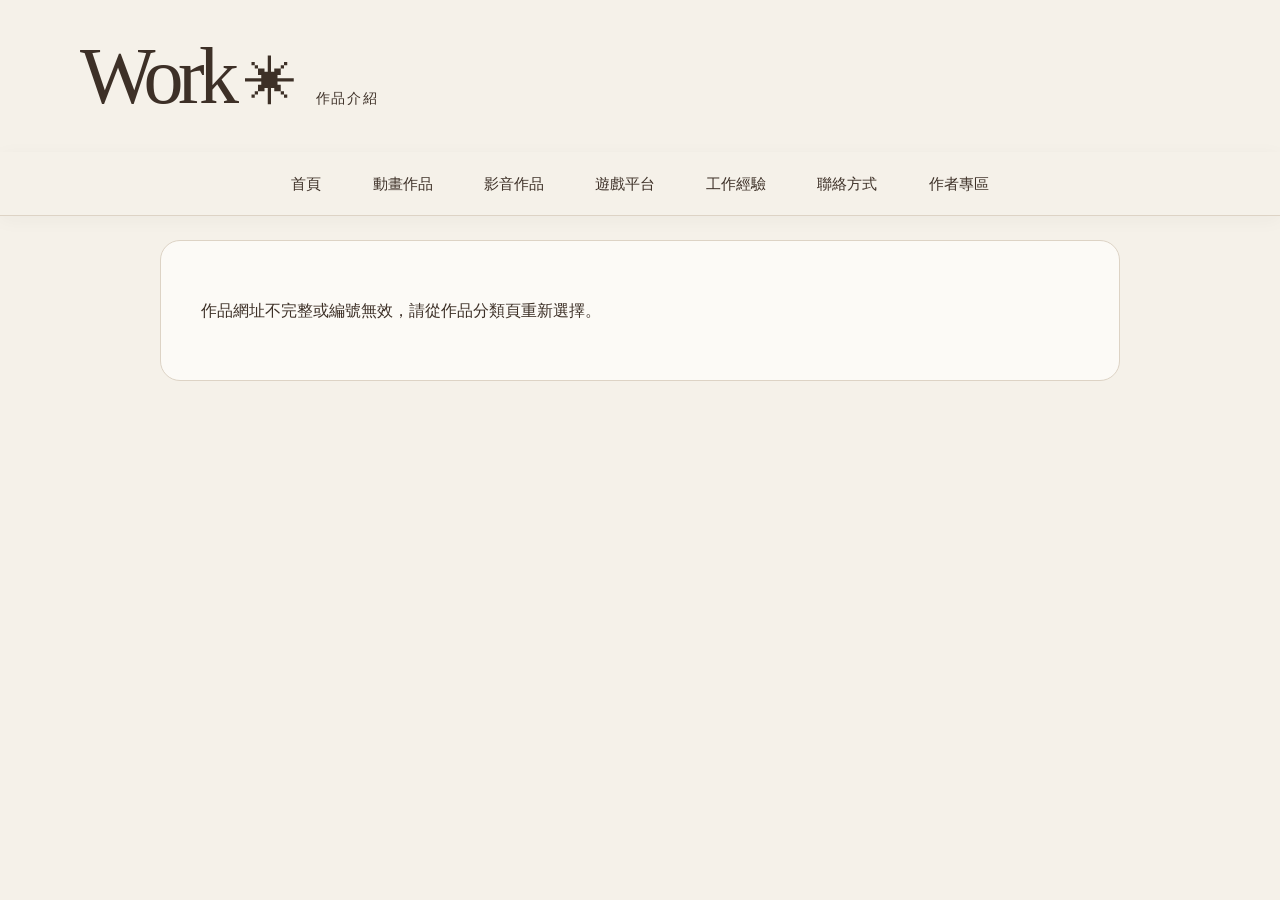
<file: work.html>
<!DOCTYPE html>
<html lang="zh-TW">

<head>
    <meta charset="UTF-8">
    <meta name="viewport" content="width=device-width, initial-scale=1.0">
    <title>作品介紹 | My Profile</title>
    <link rel="stylesheet" href="css/common.css">
    <link rel="stylesheet" href="css/work-detail.css">
    <link rel="stylesheet" href="css/works.css">
    <link rel="stylesheet" href="css/responsive.css">
    <script src="js/navigation.js" defer></script>
    <link rel="stylesheet" href="css/site-theme.css">
</head>

<body>
    
<!-- 導覽列區塊 -->  
    <h1 class="page-heading">Work<span aria-hidden="true">✳</span><small>作品介紹</small></h1>
        <nav>
            <ul>
                <li><a href="index.html">首頁</a></li>
                <li>
                    <a href="animations.html">動畫作品</a>
                    <ul>
                        <li><a href="work.html?id=1">手翻書</a></li>
                        <li><a href="work.html?id=2">平面動畫</a></li>
                        <li><a href="work.html?id=3">光柵動畫</a></li>
                        <li><a href="work.html?id=4">偶動畫</a></li>
                    </ul>
                </li>
                <li>
                    <a href="videos.html">影音作品</a>
                    <ul>
                        <li><a href="work.html?id=5">微電影</a></li>
                        <li><a href="work.html?id=6">紀錄片剪輯</a></li>
                    </ul>
                </li>
                <li>
                    <a href="games.html">遊戲平台</a>
                    <ul>
                        <li><a href="work.html?id=8">2D遊戲｜雨林之戰</a></li>
                        <li><a href="work.html?id=9">2D遊戲｜眾果出征紀</a></li>
                        <li><a href="work.html?id=10">互動裝置遊戲</a></li>
                        <li><a href="work.html?id=7">語音互動遊戲</a></li>
                    </ul>
                </li>
                <li>
                    <a href="experience.html">工作經驗</a>
                    <ul>
                        <li><a href="#">佈展經驗</a></li>
                        <li><a href="#">抓周活動</a></li>
                        <li><a href="#">專案協助</a></li>
                        <li><a href="#">伺服器維運</a></li>
                    </ul>
                </li>
                <li><a href="contact.html">聯絡方式</a></li>
                <li><a href="login.html">作者專區</a></li>
            </ul>
        </nav>



    <!-- 動畫作品區塊 -->
    <main>
        <section class="work-detail">
            <p id="detailStatus" role="status">作品載入中…</p>
            <article id="workDetail" hidden>
                <h2 id="workTitle"></h2>
                <p id="workMeta"></p>
                <div id="workMedia"></div>
                <h3>作品介紹</h3>
                <p id="workDescription" class="work-description"></p>
                <div id="workLinks"></div>
                <div id="workHighlights" hidden>
                    <h3>作品精華畫面</h3>
                    <p id="workImagesStatus" role="status"></p>
                    <div id="workImagesList" class="work-images-grid"></div>
                </div>
            </article>
        </section>
    </main>
    <script type="module" src="js/work-detail.js"></script>

</body>

</html>
</file>
<file: css/common.css>
* {
    box-sizing: border-box;
}

body {
    margin: 0;
    font-family: Arial, sans-serif;
    background-color: #ffffff;
    color: #222;
}

header {
    padding: 30px 20px 0;
}

h1 {
    text-align: center;
    margin: 30px 0 30px;
}


/* ==================== 導覽列 ==================== */

nav {
    width: 100%;
    background-color: #ffffff;
}

nav ul {
    display: flex;
    list-style: none;
    padding: 0;
    margin: 0;
}

nav > ul {
    background-color: #ffffff;

    display: flex;
    justify-content: center;
    align-items: center;

    list-style: none;
    margin: 0;
    padding: 0;
}


/* 每一個主選單項目 */

nav li {
    position: relative;
}


/* ==================== 下拉選單 ==================== */

nav li ul {
    display: none;

    position: absolute;

    /* 放到主選單正下方 */
    top: 100%;

    /* 讓下拉選單以主選單項目為中心 */
    left: 50%;
    transform: translateX(-50%);

    /* 下拉選單背景 */
    background-color: #ffffff;
    opacity: 0.8;

    margin: 0;
    padding: 0;

    /* 最小寬度 */
    min-width: 160px;

    /* 顯示在其他內容上方 */
    z-index: 1000;
}


/* 滑鼠移到主選單時，顯示下拉選單 */

nav li:hover ul {
    display: block;
}


/* ==================== 主選單連結 ==================== */

nav a {
    display: block;

    padding: 20px 30px;

    color: rgb(0, 0, 0);

    text-decoration: none;
}


/* ==================== 下拉選單連結 ==================== */

nav li ul a {
    /* 文字置中 */
    text-align: center;

    /* 下拉選單內縮 */
    padding: 12px 20px;

    /* 不換行 */
    white-space: nowrap;

    /* 淡淡的黑色格線 */
    border: 1px solid rgba(197, 197, 197, 0.342);
}


/* ==================== 下拉選單滑鼠效果 ==================== */

nav li ul a:hover {
    background-color: #eeeded;
    opacity: 0.9;
}


/* ==================== 共用區塊 ==================== */

section {
    padding: 50px;
}


/* ==================== 共用按鈕 ==================== */

.button {
    display: inline-block;

    padding: 12px 25px;

    background-color: #222;
    color: white;

    text-decoration: none;

    border-radius: 5px;
}

.button:hover {
    opacity: 0.8;
    transform: scale(1.05);
}
</file>
<file: css/index.css>
/* ==================== 首頁 Hero ==================== */

.hero {
    min-height: 300px;
    display: flex;
    flex-direction: row;
    justify-content: center;
    align-items: flex-start;
    gap: 60px;
}

.hero h2 {
    font-size: 30px;
    margin: 0;
}

.hero p {
    font-size: 20px;
}

/* ==================== 個人照片 ==================== */

.profile-image img {
    width: 100px;
    height: 150px;
    object-fit: cover;
    border-radius: 10%;
}

/* ==================== 個人介紹 ==================== */

.profile-text h2 {
    font-size: 36px;
    margin: 0 0 15px;
}

.profile-text p {
    font-size: 20px;
    margin: 8px 0;
}

/* ==================== 關於我 ==================== */

.intro {
    max-width: 900px;
    margin: 0 auto;
    text-align: center;
}

.intro p {
    font-size: 18px;
    line-height: 1.8;
}

/* ==================== 代表作 ==================== */

.featured {
    max-width: 1000px;
    margin: 0 auto;
}

.featured h2 {
    text-align: center;
}

/* ==================== 遊戲卡片 ==================== */

.game-list {
    display: flex;
    justify-content: center;
    gap: 20px;
}

.game-card {
    padding: 20px;
    border: 1px solid #ccc;
    width: 200px;
}

.game-card img {
    width: 100%;
    height: auto;
    border-radius: 5px;
}
</file>
<file: css/responsive.css>
/* 基本尺寸與長文字處理 */

html {
    box-sizing: border-box;
}

*,
*::before,
*::after {
    box-sizing: inherit;
}

body {
    min-width: 0;
    overflow-wrap: anywhere;
}

img,
video {
    max-width: 100%;
}

input,
select,
textarea {
    min-width: 0;
    max-width: 100%;
    font: inherit;
    font-size: 16px;
}

button,
.button {
    max-width: 100%;
    white-space: normal;
}

button,
input,
select,
textarea,
a {
    touch-action: manipulation;
}

h1 {
    padding-inline: 16px;
    font-size: clamp(1.6rem, 4vw, 2.5rem);
}

p {
    line-height: 1.7;
}

/* 內容區留白 */

section {
    padding: clamp(24px, 4vw, 50px)
             clamp(16px, 4vw, 50px);
}

#about,
.contact-info {
    width: 100%;
    max-width: 960px;
    margin-inline: auto;
}

.profile-image,
.profile-text {
    min-width: 0;
}

.login {
    width: 100%;
    max-width: 440px;
    padding: 32px 20px;
}

.login input,
.login button {
    width: 100%;
    min-height: 44px;
}

.admin {
    width: 100%;
    padding-inline: clamp(16px, 4vw, 24px);
}

.admin-actions,
.dialog-actions {
    flex-wrap: wrap;
}

/* 導覽：桌面保留原本排列，觸控平板橫向也不強制切換。 */
nav > ul {
    flex-wrap: wrap;
}
nav > ul > li {
    min-width: 0;
}
nav li:focus-within > ul {
    display: block;
}
nav a:focus-visible,
button:focus-visible,
.button:focus-visible {
    outline: 3px solid #1565c0;
    outline-offset: 3px;
}
.nav-toggle,
.submenu-toggle {
    display: none;
}

/* 手機（含橫向）與寬度 1024px 以內的直向平板。 */
@media (max-width: 767px), (max-width: 1024px) and (orientation: portrait) {
    nav.site-nav {
        padding: 0 16px;
    }
    .site-nav > .nav-toggle {
        display: flex;
        flex-direction: column;
        justify-content: center;
        align-items: center;
        gap: 7px;
        width: 48px;
        height: 48px;
        margin-left: auto;
        padding: 10px;
        border: 1px solid #ddd;
        border-radius: 6px;
        background: #fff;
        color: #222;
        cursor: pointer;
    }
    .nav-toggle span {
        display: block;
        width: 24px;
        height: 2px;
        background: currentColor;
        transition: transform 160ms ease;
    }
    .nav-toggle[aria-expanded="true"] span:first-child {
        transform: translateY(4.5px) rotate(45deg);
    }
    .nav-toggle[aria-expanded="true"] span:last-child {
        transform: translateY(-4.5px) rotate(-45deg);
    }
    .site-nav > ul {
        display: none;
        flex-direction: column;
        align-items: stretch;
        width: 100%;
        margin-top: 8px;
        padding: 0;
    }
    .site-nav.is-open > ul {
        display: flex;
    }
    .site-nav > ul > li {
        display: grid;
        grid-template-columns: minmax(0, 1fr) auto;
        align-items: center;
        width: 100%;
        border-bottom: 1px solid #e5e5e5;
    }
    .site-nav > ul > li > a {
        min-width: 0;
        min-height: 48px;
        padding: 14px 12px;
        font-weight: bold;
    }
    .site-nav .submenu-toggle {
        display: grid;
        place-items: center;
        width: 48px;
        height: 48px;
        padding: 0;
        border: 0;
        background: transparent;
        color: #222;
        font-size: 24px;
        cursor: pointer;
    }
    .site-nav li > ul,
    .site-nav li:hover > ul,
    .site-nav li:focus-within > ul {
        display: none;
        grid-column: 1 / -1;
        position: static;
        top: auto;
        left: auto;
        transform: none;
        min-width: 0;
        width: 100%;
        margin: 0;
        padding: 0 0 12px 12px;
        opacity: 1;
    }
    .site-nav li.submenu-open > ul {
        display: block;
    }
    .site-nav li ul a {
        min-height: 44px;
        padding: 12px;
        white-space: normal;
        text-align: left;
        border: 0;
    }
}
@media (prefers-reduced-motion: reduce) {
    .nav-toggle span {
        transition: none;
    }
}
/* 首頁介紹 */

.hero {
    flex-wrap: wrap;
    gap: clamp(24px, 5vw, 60px);
}

.profile-text {
    max-width: 100%;
}

@media (max-width: 700px) {
    header {
        padding: 20px 0 0;
    }

    .hero {
        flex-direction: column;
        align-items: center;
        text-align: center;
    }

    .profile-text h2 {
        font-size: 28px;
    }

    .profile-text p {
        font-size: 17px;
    }

    .intro p {
        font-size: 16px;
    }
}



/* 首頁原本的代表作卡片 */

.game-list {
    display: grid;
    grid-template-columns:
        repeat(auto-fit, minmax(min(100%, 220px), 1fr));
    gap: 20px;
}

.game-card {
    width: auto;
    min-width: 0;
}

.game-card img {
    display: block;
    width: 100%;
    height: auto;
}

.game-card .button {
    text-align: center;
}

/* 資料庫讀取的作品卡片 */

.works-grid {
    grid-template-columns:
        repeat(auto-fit, minmax(min(100%, 280px), 1fr));
}

.work-card {
    min-width: 0;
}

.work-card iframe {
    width: 100%;
    height: auto;
    aspect-ratio: 16 / 9;
}

@media (max-width: 480px) {
    .works-section {
        padding: 24px 16px;
    }

    .work-card,
    .game-card {
        padding: 16px;
    }
}
</file>
<file: css/home-design.css>
.home-page {
    --home-bg: #f5f1e9;
    --home-sand: #bdaf98;
    --home-accent: #806451;
    --home-ink: #3d3027;
    --home-muted: #75695f;
    --home-line: #ddd3c5;
    background: var(--home-bg);
    color: var(--home-ink);
    font-family: Arial, "Microsoft JhengHei", sans-serif;
}

.home-page > header { padding: 20px 24px 0; }
.home-brand { margin: 0 0 14px; text-align: center; }
.home-brand a {
    color: var(--home-ink);
    text-decoration: none;
    font-family: Georgia, "Times New Roman", serif;
    font-size: 24px;
    letter-spacing: 0.12em;
}
.home-brand span {
    display: block;
    margin-top: 4px;
    font-family: Arial, sans-serif;
    font-size: 10px;
    letter-spacing: 0.28em;
}
.home-page nav,
.home-page nav > ul,
.home-page nav li ul { background-color: var(--home-bg); }
.home-page nav a { color: var(--home-ink); }
.home-page nav li ul { opacity: 1; }

.home-page .home-hero {
    display: grid;
    grid-template-columns: minmax(0, 1.2fr) minmax(0, 0.9fr);
    align-items: center;
    gap: clamp(24px, 5vw, 72px);
    width: min(100% - 48px, 1200px);
    margin: 36px auto 64px;
    padding: 0;
}
.home-hero-copy { min-width: 0; padding-block: 32px; }
.home-eyebrow {
    margin: 0 0 22px;
    color: var(--home-muted);
    font-size: 12px;
    font-weight: bold;
    letter-spacing: 0.22em;
}
.home-page .home-title {
    margin: 0;
    padding: 0;
    text-align: left;
    font-family: Georgia, "Times New Roman", serif;
    font-size: clamp(30px, 4.2vw, 62px);
    font-weight: normal;
    line-height: 1.12;
    letter-spacing: -0.045em;
    overflow-wrap: normal;
}
.home-title span { display: block; color: var(--home-accent); }
.home-name { margin: 24px 0 8px; font-size: 24px; font-weight: bold; letter-spacing: 0.15em; }
.home-lead { color: var(--home-muted); font-size: 16px; }
.home-skills { display: flex; flex-wrap: wrap; gap: 10px; margin: 24px 0 32px; padding: 0; list-style: none; }
.home-skills li { padding: 7px 13px; border: 1px solid var(--home-line); border-radius: 999px; font-size: 14px; }
.home-actions { display: flex; flex-wrap: wrap; align-items: center; gap: 24px; }
.home-button {
    display: inline-flex;
    justify-content: center;
    align-items: center;
    gap: 24px;
    min-height: 48px;
    padding: 12px 24px;
    border-radius: 999px;
    background: var(--home-accent);
    color: white;
    text-decoration: none;
}
.home-button:hover { background: var(--home-ink); }
.home-text-link { display: inline-block; padding-block: 10px; color: var(--home-ink); text-decoration-thickness: 1px; text-underline-offset: 6px; }
.home-portrait { position: relative; min-width: 0; padding: 16px; border: 1px solid var(--home-line); border-radius: 220px 220px 20px 20px; background: var(--home-sand); }
.home-portrait img { display: block; width: 100%; height: auto; border-radius: 200px 200px 10px 10px; }
.home-photo-note { margin: 12px 0 0; text-align: center; color: var(--home-ink); font-size: 10px; letter-spacing: 0.2em; }

.home-page .home-about {
    display: block;
    text-align: center;
    width: min(100% - 48px, 800px);
    margin: 0 auto 80px;
    padding: 48px 0;
    border-top: 1px solid var(--home-line);
}
.home-about-photo, .home-about-copy { min-width: 0; }
.home-about-photo img { display: block; width: 100%; max-height: 480px; object-fit: cover; border-radius: 20px; }
.home-about-copy h2 { margin: 0 0 24px; font-size: clamp(28px, 3.2vw, 44px); line-height: 1.5; letter-spacing: 0.04em; }
.home-about-copy > p:not(.home-eyebrow) { color: var(--home-muted); line-height: 1.9; }
.home-about-copy .home-text-link { margin-top: 10px; }
.home-page #featuredWorks { scroll-margin-top: 120px; }

@media (max-width: 760px) {
    .home-page > header { padding: 16px 0 0; }
    .home-page .home-hero { grid-template-columns: minmax(0, 1fr); width: min(100% - 32px, 540px); gap: 24px; margin-top: 16px; }
    .home-hero-copy { padding-block: 16px; }
    .home-page .home-title { font-size: clamp(28px, 6.5vw, 46px); }
    .home-portrait { width: min(100%, 380px); justify-self: center; }
    .home-page .home-about { grid-template-columns: minmax(0, 1fr); width: min(100% - 32px, 540px); gap: 28px; padding-block: 32px; margin-bottom: 40px; }
    .home-about-photo { width: min(100%, 320px); justify-self: center; }
    .home-about-photo img { max-height: 400px; }
}
.home-page .home-showcase {
    margin: 0 auto 72px;
    padding: 24px 0;
    width: min(100% - 32px, 1200px);
    text-align: center;
}
.home-showcase h2 { font-size: clamp(28px, 3vw, 40px); margin: 0 0 16px; }
.home-showcase .home-eyebrow { margin-bottom: 12px; }
.home-carousel { --card-width: min(340px, 76vw); min-width: 0; }
.carousel-actions { display: flex; justify-content: center; gap: 12px; margin-top: 16px; }
.carousel-actions button { width: 44px; height: 44px; border: 1px solid var(--home-line); border-radius: 50%; background: transparent; color: var(--home-ink); font-size: 22px; cursor: pointer; line-height: 1;
    padding: 0;}
.carousel-actions button:disabled { opacity: 0.3; cursor: default; }
.carousel-track {
    display: flex;
    gap: 24px;
    overflow-x: auto;
    scroll-snap-type: x mandatory;
    padding: 32px max(0px, calc((100% - var(--card-width)) / 2)) 36px;
    scrollbar-width: none;
}
.carousel-track::-webkit-scrollbar { display: none; }
.carousel-track.is-wheeling { scroll-snap-type: none; }
.carousel-card {
    flex: 0 0 var(--card-width);
    min-width: 0;
    padding: 16px;
    display: flex;
    flex-direction: column;
    align-items: stretch;
    background: #fcfaf6;
    border: 1px solid var(--home-line);
    border-radius: 18px;
    scroll-snap-align: center;
    transform: scale(0.9);
    opacity: 0.7;
    transition: transform 180ms ease, opacity 180ms ease, box-shadow 180ms ease;
}
.carousel-card.is-center { transform: scale(1); opacity: 1; box-shadow: 0 12px 24px #3d302718; }
.carousel-media { aspect-ratio: 4 / 3; display: grid; place-items: center; background: #e9e1d5; overflow: hidden; border-radius: 12px; }
.carousel-media img { width: 100%; height: 100%; object-fit: contain; }
.carousel-card h3 { margin: 18px 0 8px; }
.carousel-card p { color: var(--home-muted); margin: 0 0 12px; }
.carousel-card .home-text-link { margin-top: auto; }
@media (prefers-reduced-motion: reduce) { .carousel-card { transition: none; } }
</file>
<file: css/site-theme.css>
:root {
    --site-bg: #f5f1e9;
    --site-paper: #fcfaf6;
    --site-sand: #bdaf98;
    --site-accent: #806451;
    --site-ink: #3d3027;
    --site-muted: #75695f;
    --site-line: #ddd3c5;
    --site-nav-height: 68px;
}
html { scroll-padding-top: calc(var(--site-nav-height) + 20px); }
body {
    margin: 0;
    background: var(--site-bg);
    color: var(--site-ink);
    font-family: Arial, "Microsoft JhengHei", sans-serif;
    line-height: 1.8;
    overflow-wrap: anywhere;
}
a { color: var(--site-accent); text-underline-offset: 5px; }
h1, h2, h3 { line-height: 1.5; color: var(--site-ink); }
.page-heading {
    width: min(100% - 48px, 1120px);
    margin: 28px auto;
    padding: 0;
    text-align: left;
    font-family: Georgia, "Times New Roman", serif;
    font-size: clamp(42px, 7vw, 80px);
    font-weight: normal;
    line-height: 1.2;
    letter-spacing: -0.07em;
}
.page-heading > span {
    display: inline-block;
    margin-left: 12px;
    font-size: 0.65em;
    vertical-align: middle;
}
.page-heading > small { display: inline-block; margin-left: 24px; font: 14px Arial, "Microsoft JhengHei", sans-serif; letter-spacing: 0.12em; }
body nav.site-nav {
    position: sticky;
    inset: 0 0 auto;
    width: 100%;
    z-index: 1100;
    background: var(--site-bg);
    border-bottom: 1px solid var(--site-line);
    box-shadow: 0 4px 18px #3d30270a;
}
body nav.site-nav > ul,
body nav.site-nav li > ul { background: var(--site-bg); opacity: 1; }
body nav.site-nav a { color: var(--site-ink); }
body nav.site-nav > ul > li > a { padding: 18px clamp(12px, 2vw, 28px); font-size: 15px; }
body nav.site-nav a:hover,
body nav.site-nav a[aria-current="page"] { background: #e9e1d5; }
body nav.site-nav li > ul {
    border: 1px solid var(--site-line);
    border-radius: 0 0 12px 12px;
    box-shadow: 0 12px 24px #3d302710;
}
body nav.site-nav li ul a { border: 0; font-size: 14px; }
.button,
button {
    font: inherit;
    border: 1px solid var(--site-line);
    border-radius: 999px;
    padding: 10px 22px;
    cursor: pointer;
}
.button { background: var(--site-accent); color: white; text-decoration: none; }
.button:hover { background: var(--site-ink); transform: none; opacity: 1; }
button { background: var(--site-paper); color: var(--site-ink); }
button:hover:not(:disabled) { background: #e9e1d5; }
button:disabled { cursor: not-allowed; opacity: 0.5; }
:focus-visible { outline: 3px solid #96765e; outline-offset: 4px; }
.works-section { max-width: 1200px; padding: 24px clamp(16px, 4vw, 40px) 64px; }
.works-section > h2 { margin: 0 0 28px; }
.work-card, .experience-card {
    display: flex;
    flex-direction: column;
    gap: 16px;
    border: 1px solid var(--site-line);
    border-radius: 18px;
    padding: 22px;
    background: var(--site-paper);
    box-shadow: 0 6px 20px #3d302708;
}
.work-card > h3, .experience-card > h3 { margin-top: 0; }
.work-card > .button, .experience-card > .button { align-self: flex-start; margin-top: auto; }
.work-card p, .experience-meta, .work-card > p { color: var(--site-muted); }
.work-card img, .experience-card img,
#workMedia img, .work-cover-placeholder { background: #e9e1d5; border-radius: 12px; }
.work-detail, .experience-detail {
    width: min(100% - 32px, 960px);
    margin: 24px auto 64px;
    padding: clamp(20px, 4vw, 40px);
    background: var(--site-paper);
    border: 1px solid var(--site-line);
    border-radius: 20px;
}
.work-detail h3, .experience-detail section > h3 {
    padding-bottom: 12px;
    border-bottom: 1px solid var(--site-line);
    margin-top: 32px;
}
.work-description, .experience-text { line-height: 1.95; }
.experience-page figure img { border: 0; background: transparent; }
.experience-page figcaption { color: var(--site-muted); }
#about, .contact-info, .login {
    width: min(100% - 32px, 900px);
    margin: 24px auto 64px;
    padding: clamp(24px, 5vw, 52px);
    background: var(--site-paper);
    border: 1px solid var(--site-line);
    border-radius: 20px;
}
#about h3 { border-left: 3px solid var(--site-sand); padding-left: 16px; margin-top: 32px; }
#about h3:first-child { margin-top: 0; }
#about p { line-height: 2; }
.contact-info { max-width: 720px; }
.contact-info h2 { font-family: Georgia, "Times New Roman", serif; font-size: 32px; }
.login { max-width: 460px; }
.login h2 { margin-top: 0; }
input, textarea, select,
.admin input, .admin textarea, .admin select {
    font: inherit;
    font-size: 16px;
    min-width: 0;
    max-width: 100%;
    border: 1px solid var(--site-line);
    border-radius: 8px;
    padding: 10px 12px;
    background: var(--site-paper);
    color: var(--site-ink);
}
.admin textarea { width: 100%; }
.login button { background: var(--site-accent); color: white; }
.admin fieldset, .experience-admin fieldset, dialog {
    border-color: var(--site-line);
    background: var(--site-paper);
    color: var(--site-ink);
    border-radius: 14px;
}
.admin-work-item, .experience-list li, .experience-image-card { border-color: var(--site-line); }
.admin-actions a, .admin-links a { color: var(--site-accent); }
.field-hint, .hint { color: var(--site-muted); }
/* 保留作者指定的藍色確認按鈕。 */
button.confirm-delete-button, button.primary-button { background: #1765b0; border-color: #1765b0; color: white; }
button.confirm-delete-button:hover:not(:disabled), button.primary-button:hover:not(:disabled) { background: #104e8b; }
dialog { max-width: calc(100% - 32px); max-height: calc(100dvh - 40px); overflow-y: auto; }
dialog::backdrop { background: #3d302766; }
@media (max-width: 767px), (max-width: 1024px) and (orientation: portrait) {
    body nav.site-nav { padding: 8px 16px; }
    body nav.site-nav > .nav-toggle { background: var(--site-paper); border-color: var(--site-line); color: var(--site-ink); }
    body nav.site-nav > ul { max-height: calc(100dvh - var(--site-nav-height) - 16px); overflow-y: auto; }
    body nav.site-nav > ul > li > a { padding: 14px 12px; }
    body nav.site-nav li > ul { border: 0; box-shadow: none; }
    body nav.site-nav .submenu-toggle { color: var(--site-ink); border-radius: 0; }
    .page-heading { width: calc(100% - 32px); margin-top: 28px; }
    .page-heading > small { margin-left: 14px; }
    .work-detail, .experience-detail { padding: 20px 16px; }
}
</file>
<file: css/about.css>
.about-page .about-page-title {
    width: min(100% - 48px, 1120px);
    margin: 28px auto;
    padding: 0;
    text-align: left;
    font-family: Georgia, "Times New Roman", serif;
    font-size: clamp(42px, 7vw, 80px);
    font-weight: normal;
    letter-spacing: -0.07em;
    line-height: 1.2;
}
.about-page-title > span { display: inline-block; margin-left: 12px; font-size: 0.65em; vertical-align: middle; }
.about-page-title > small { margin-left: 24px; font: 14px Arial, "Microsoft JhengHei", sans-serif; letter-spacing: 0.12em; }
#about.about-sheet {
    display: grid;
    grid-template-columns: minmax(0, 1.65fr) minmax(0, 0.85fr);
    align-items: start;
    gap: clamp(36px, 6vw, 90px);
    width: min(100% - 48px, 1120px);
    max-width: 1120px;
    margin: 44px auto 72px;
    padding: 0;
    background: transparent;
    border: 0;
    border-radius: 0;
}
.about-information, .about-person { min-width: 0; }
#about .resume-section { margin: 0 0 38px; padding: 0; }
#about .resume-section h2 {
    display: flex;
    justify-content: space-between;
    align-items: baseline;
    gap: 16px;
    margin: 0 0 16px;
    font: normal clamp(24px, 3vw, 30px) Georgia, "Times New Roman", serif;
}
#about .resume-section h2 > span { font: 13px Arial, "Microsoft JhengHei", sans-serif; color: var(--site-muted); letter-spacing: 0.1em; }
.profile-facts { margin: 0 0 22px; }
.profile-facts > div { display: grid; grid-template-columns: 90px minmax(0, 1fr); gap: 20px; padding: 10px 0; border-bottom: 1px solid var(--site-line); font-size: 14px; }
.profile-facts dt { color: var(--site-muted); }
.profile-facts dd { margin: 0; text-align: right; }
#about .about-introduction { font-size: 14px; color: var(--site-muted); line-height: 1.9; }
.resume-entry { padding: 14px 0; border-bottom: 1px solid var(--site-line); }
.resume-entry-heading { display: flex; justify-content: space-between; align-items: baseline; gap: 16px; }
#about .resume-entry h3 { margin: 0; padding: 0; border: 0; font-size: 15px; font-weight: bold; }
.resume-date { flex-shrink: 0; color: var(--site-muted); font-size: 12px; }
#about .resume-entry p { margin: 6px 0 0; color: var(--site-muted); font-size: 14px; line-height: 1.8; }
.about-person { text-align: center; }
#about .about-person-label { margin: 0 0 16px; font-size: 14px; letter-spacing: 0.15em; }
.about-person img { display: block; width: 100%; height: auto; border-radius: 2px; }
#about .about-person-name { margin: 20px 0 6px; font: 24px Georgia, "Times New Roman", serif; letter-spacing: 0.15em; }
#about .about-person-motto { font-size: 15px; }
.about-person-contact { display: grid; gap: 4px; margin: 24px 0; font-size: 13px; }
.about-person-contact > span { color: var(--site-muted); letter-spacing: 0.12em; }
.about-person-contact a { overflow-wrap: anywhere; }
@media (max-width: 700px) {
    #about.about-sheet { grid-template-columns: minmax(0, 1fr); width: min(100% - 32px, 540px); gap: 32px; margin-top: 28px; }
    .about-person { grid-row: 1; width: min(100%, 300px); justify-self: center; }
    .about-page .about-page-title { width: calc(100% - 32px); }
    .about-page-title > small { margin-left: 14px; }
    .resume-entry-heading { flex-wrap: wrap; gap: 4px 16px; }
}
</file>
<file: css/admin-experiences.css>
* {
    box-sizing: border-box;
}

body {
    margin: 0;
    color: #292929;
    background: #fafafa;
    font-family: Arial, "Microsoft JhengHei", sans-serif;
    line-height: 1.7;
}

.experience-admin {
    width: min(100% - 32px, 900px);
    margin: 32px auto 64px;
}

h1,
h2,
h3 {
    line-height: 1.4;
}

.admin-links,
.actions {
    display: flex;
    flex-wrap: wrap;
    align-items: center;
    gap: 12px;
}

.admin-links {
    margin-bottom: 20px;
}

.admin-links a {
    color: #245b91;
    text-underline-offset: 4px;
}

.admin-links a[aria-current="page"] {
    font-weight: bold;
}

fieldset {
    min-width: 0;
    margin: 0;
    padding: 20px;
    border: 1px solid #d6d6d6;
    border-radius: 12px;
    background: white;
}

section + section {
    margin-top: 36px;
    padding-top: 24px;
    border-top: 1px solid #dedede;
}

label {
    display: block;
    margin-top: 18px;
    margin-bottom: 6px;
    font-weight: bold;
}

input,
textarea,
select {
    display: block;
    width: 100%;
    min-width: 0;
    padding: 10px 12px;
    border: 1px solid #bdbdbd;
    border-radius: 6px;
    font: inherit;
    color: inherit;
    background: white;
}

textarea {
    resize: vertical;
}

button {
    padding: 10px 16px;
    border: 1px solid #bdbdbd;
    border-radius: 6px;
    font: inherit;
    color: inherit;
    background: #f5f5f5;
    cursor: pointer;
}

button:disabled {
    opacity: 0.55;
    cursor: not-allowed;
}

.primary-button {
    color: white;
    background: #1765b0;
    border-color: #1765b0;
}

.primary-button:hover:not(:disabled) {
    background: #104e8b;
}

:focus-visible {
    outline: 3px solid #408bce;
    outline-offset: 3px;
}

.hint {
    color: #666;
    font-size: 0.95rem;
}

.experience-list {
    padding: 0;
    list-style: none;
}

.experience-list li {
    padding: 18px;
    margin-top: 16px;
    border: 1px solid #ddd;
    border-radius: 10px;
    overflow-wrap: anywhere;
}

.experience-list h3 {
    margin-top: 0;
}

#operationStatus {
    white-space: pre-wrap;
    overflow-wrap: anywhere;
}

dialog {
    width: min(440px, calc(100% - 32px));
    max-height: calc(100dvh - 48px);
    overflow-y: auto;
    padding: 24px;
    border: 0;
    border-radius: 12px;
}

dialog::backdrop {
    background: rgb(0 0 0 / 45%);
}

dialog p {
    white-space: pre-wrap;
    overflow-wrap: anywhere;
}

dialog .actions {
    justify-content: flex-end;
}

@media (max-width: 480px) {
    fieldset {
        padding: 14px;
    }

    .experience-admin {
        margin-top: 20px;
    }
}

#experienceImageFields {
    margin-top: 16px;
}

.experience-image-grid {
    display: grid;
    grid-template-columns: repeat(
        auto-fit,
        minmax(min(100%, 220px), 1fr)
    );
    gap: 16px;
    margin-top: 24px;
}

.experience-image-card {
    min-width: 0;
    padding: 14px;
    border: 1px solid #ddd;
    border-radius: 10px;
    overflow-wrap: anywhere;
}

.experience-image-card h3 {
    margin-top: 0;
}

.experience-image-card img {
    display: block;
    width: 100%;
    height: 180px;
    object-fit: contain;
    background: #f3f3f3;
    border-radius: 6px;
}

#imageStatus {
    white-space: pre-wrap;
    overflow-wrap: anywhere;
}
</file>
<file: css/admin.css>
.admin {
    width: 100%;
    max-width: 760px;
    margin: 0 auto;
    padding: 32px 20px;
}

.admin-actions {
    display: flex;
    align-items: center;
    justify-content: space-between;
    gap: 16px;
    margin-bottom: 24px;
}

.admin fieldset {
    min-width: 0;
    margin: 0 0 20px;
    padding: 20px;
    border: 1px solid #ccc;
    border-radius: 8px;
}

.admin legend {
    padding: 0 8px;
    font-weight: bold;
}

.admin label {
    display: block;
    margin: 16px 0 8px;
}

.admin input,
.admin select {
    display: block;
    width: 100%;
    min-width: 0;
    padding: 10px;
    font: inherit;
}

.admin button {
    padding: 10px 18px;
    font: inherit;
    cursor: pointer;
}

.admin button:disabled {
    cursor: wait;
    opacity: 0.6;
}

.admin .field-hint {
    font-size: 14px;
    color: #555;
    line-height: 1.6;
}

#saveStatus,
#authStatus {
    overflow-wrap: anywhere;
}

.admin [hidden] {
    display: none;
}

#manageWorks {
    margin-top: 40px;
}

.admin-work-list {
    list-style: none;
    padding: 0;
    margin: 20px 0;
}

.admin-work-item {
    display: flex;
    justify-content: space-between;
    align-items: center;
    gap: 16px;
    padding: 16px 0;
    border-bottom: 1px solid #ddd;
}

.admin-work-info {
    min-width: 0;
}

.admin-work-info h3 {
    margin: 0 0 6px;
    overflow-wrap: anywhere;
}

.admin-work-info p {
    margin: 0;
    color: #555;
}

.admin-work-item > button {
    flex-shrink: 0;
}

#deleteDialog {
    box-sizing: border-box;
    width: calc(100% - 32px);
    max-width: 440px;
    max-height: calc(100dvh - 32px);
    overflow-y: auto;
    padding: 24px;
    border: none;
    border-radius: 12px;
    box-shadow: 0 16px 48px rgb(0 0 0 / 25%);
}

#deleteDialog::backdrop {
    background: rgb(0 0 0 / 45%);
}

#deleteDialog h2 {
    margin-top: 0;
}

#deleteDialog p {
    line-height: 1.7;
    overflow-wrap: anywhere;
}

.delete-note {
    color: #555;
}

#deleteError {
    color: #b42318;
}

.dialog-actions {
    display: flex;
    justify-content: flex-end;
    gap: 12px;
    margin-top: 24px;
}

.dialog-actions button {
    padding: 10px 22px;
    border: 1px solid #bbb;
    border-radius: 6px;
    font: inherit;
    cursor: pointer;
    background: white;
    color: #222;
}

.dialog-actions .confirm-delete-button {
    background: #1565c0;
    border-color: #1565c0;
    color: white;
}

.dialog-actions .confirm-delete-button:hover {
    background: #0d47a1;
}

.dialog-actions button:disabled {
    opacity: 0.6;
    cursor: wait;
}

.dialog-actions button:focus-visible {
    outline: 3px solid #80bfff;
    outline-offset: 3px;
}

@media (max-width: 480px) {
    .admin-work-item {
        align-items: flex-start;
        flex-direction: column;
    }
}
.admin textarea,
#descriptionDialog textarea {
    display: block;
    box-sizing: border-box;
    width: 100%;
    min-width: 0;
    padding: 12px;
    font: inherit;
    font-size: 16px;
    line-height: 1.7;
    resize: vertical;
}
.work-actions { display: flex; flex-wrap: wrap; gap: 12px; align-items: center; }
#descriptionDialog {
    box-sizing: border-box;
    width: calc(100% - 32px);
    max-width: 680px;
    max-height: calc(100dvh - 32px);
    overflow-y: auto;
    padding: 24px;
    border: none;
    border-radius: 12px;
}
#descriptionDialog::backdrop { background: rgb(0 0 0 / 45%); }
#descriptionError { color: #b42318; }
#descriptionWorkTitle { overflow-wrap: anywhere; }

.image-editor-list {
    display: grid;
    grid-template-columns:
        repeat(auto-fit, minmax(min(100%, 160px), 1fr));
    gap: 16px;
    margin-bottom: 20px;
}

.image-editor-list img {
    display: block;
    width: 100%;
    height: 140px;
    object-fit: contain;
    background: #f5f5f5;
    margin-bottom: 8px;
}

#editImagesFields {
    min-width: 0;
    margin-top: 20px;
}

#editImagesFields input {
    display: block;
    width: 100%;
    margin: 12px 0;
}
</file>
<file: css/contact.css>
.contact-info {
    max-width: 900px;
    margin: 0 auto;
    text-align: center;
}
</file>
<file: css/experience.css>
.experience-page {
    width: min(100% - 32px, 1200px);
    margin: 40px auto 64px;
    line-height: 1.8;
}

.experience-page [hidden] {
    display: none;
}

.experience-page section {
    padding: 0;
    margin-top: 32px;
}

.experience-grid {
    display: grid;
    grid-template-columns: repeat(3, minmax(0, 1fr));
    gap: 24px;
}

.experience-card {
    display: flex;
    flex-direction: column;
    gap: 16px;
    min-width: 0;
    padding: 20px;
    border: 1px solid #ddd;
    border-radius: 12px;
}

.experience-card h3,
.experience-card p {
    margin: 0;
}

.experience-card .button {
    align-self: flex-start;
    margin-top: auto;
}

.experience-card img {
    display: block;
    width: 100%;
    aspect-ratio: 16 / 9;
    object-fit: contain;
    background: #f5f5f5;
    border-radius: 8px;
}

.experience-meta {
    color: #606060;
}

.experience-detail {
    max-width: 960px;
}

.experience-cover img {
    display: block;
    width: min(100%, 0px);
    height: auto;
    max-height: 500px;
    object-fit: contain;
    margin: 24px auto;
    border-radius: 10px;
}

.experience-logos {
    display: flex;
    flex-wrap: wrap;
    align-items: center;
    gap: 24px;
    margin-top: 24px;
}

.experience-logos img {
    width: auto;
    max-width: min(100%, 260px);
    max-height: 120px;
    object-fit: contain;
}

.experience-text {
    white-space: pre-wrap;
    overflow-wrap: anywhere;
}

.experience-photo-grid,
.experience-review-grid {
    display: grid;
    gap: 20px;
}

.experience-photo-grid {
    grid-template-columns: repeat(3, minmax(0, 1fr));
}

.experience-review-grid {
    grid-template-columns: repeat(2, minmax(0, 1fr));
    align-items: start;
}

.experience-page figure {
    min-width: 0;
    margin: 0;
}

.experience-page figure img {
    display: block;
    width: 100%;
    height: auto;
    border-radius: 8px;
}

.experience-page figure img {
    display: block;
    width: 100%;
    height: 260px;
    object-fit: contain;
    object-position: center;
    padding: 10px;
    background-color: #ffffff;
    border: 1px solid #ffffff;
    border-radius: 8px;
}

.experience-image-error {
    padding: 16px;
    background: #f5f5f5;
}

@media (max-width: 900px) {
    .experience-grid {
        grid-template-columns: repeat(2, minmax(0, 1fr));
    }
}

@media (max-width: 600px) {
    .experience-grid,
    .experience-photo-grid,
    .experience-review-grid {
        grid-template-columns: minmax(0, 1fr);
    }

    .experience-page {
        margin-top: 24px;
    }
}

/* 工作紀錄與活動好評：圖片及說明置中 */
.experience-photo-grid figure,
.experience-review-grid figure {
    text-align: center;
}

.experience-photo-grid figure img,
.experience-review-grid figure img {
    margin-inline: auto;
    object-position: center;
}

.experience-photo-grid figcaption,
.experience-review-grid figcaption {
    text-align: center;
}

/* 活動好評：加大圖片框 */
.experience-review-grid figure img {
    height: 500px;
    object-fit: contain;
}

/* 活動好評：每列顯示一張 */
.experience-review-grid {
    grid-template-columns: minmax(0, 1fr);
}
</file>
<file: css/games.css>
/* ==================== 遊戲作品，歡迎試玩!!! ==================== */

.game {
    max-width: 1000px;
    margin: 0 auto;
}

.game h2 {
    text-align: center;
}

/* ==================== 遊戲卡片 ==================== */

.game-list {
    display: flex;
    justify-content: center;
    gap: 20px;
}

.game-card {
    padding: 20px;
    border: 1px solid #ccc;
    width: 200px;
}

.game-card img {
    width: 100%;
    height: auto;
    border-radius: 5px;
}
</file>
<file: css/works.css>
.works-section {
    width: 100%;
    max-width: 1100px;
    margin: 0 auto;
    padding: 32px 20px;
}

.works-grid {
    display: grid;
    grid-template-columns:
        repeat(auto-fit, minmax(min(100%, 280px), 1fr));
    gap: 24px;
}

.work-card {
    min-width: 0;
    padding: 20px;
    border: 1px solid #ddd;
    border-radius: 10px;
}

.work-card h3,
.work-card p {
    overflow-wrap: anywhere;
}

.work-card img {
    display: block;
    width: 100%;
    height: auto;
    aspect-ratio: 16 / 9;
    object-fit: contain;
    background: #f5f5f5;
    border-radius: 6px;
}

.work-card iframe {
    display: block;
    width: 100%;
    height: auto;
    aspect-ratio: 16 / 9;
    border: 0;
    border-radius: 6px;
}
.work-card > .button { margin-top: 20px; }
.work-cover-placeholder {
    display: grid;
    place-items: center;
    aspect-ratio: 16 / 9;
    background: #f5f5f5;
    color: #555;
    border-radius: 6px;
}
.work-card img[hidden] { display: none; }
</file>
<file: css/login.css>
.login {
    max-width: 400px;
    margin: 0 auto;
}

.login h2 {
    text-align: center;
}

.login form {
    display: flex;
    flex-direction: column;
    gap: 10px;
}

.login input {
    padding: 10px;
    font-size: 16px;
}
</file>
<file: css/work-detail.css>
.work-detail {
    width: 100%;
    max-width: 960px;
    margin: 0 auto;
    padding: 32px 20px;
}
.work-detail h2 { overflow-wrap: anywhere; }
#workMedia img {
    display: block;
    width: 100%;
    max-height: 520px;
    object-fit: contain;
    background: #f5f5f5;
    border-radius: 8px;
}
#workMedia iframe {
    display: block;
    width: 100%;
    height: auto;
    aspect-ratio: 16 / 9;
    border: 0;
    border-radius: 8px;
}
.work-description {
    white-space: pre-wrap;
    overflow-wrap: anywhere;
    line-height: 1.9;
}
#workLinks { margin-top: 24px; }

.work-images-grid {
    display: grid;
    grid-template-columns:
        repeat(auto-fit, minmax(min(100%, 240px), 1fr));
    gap: 20px;
}

.work-images-grid img {
    display: block;
    width: 100%;
    height: auto;
    border-radius: 8px;
}
</file>
